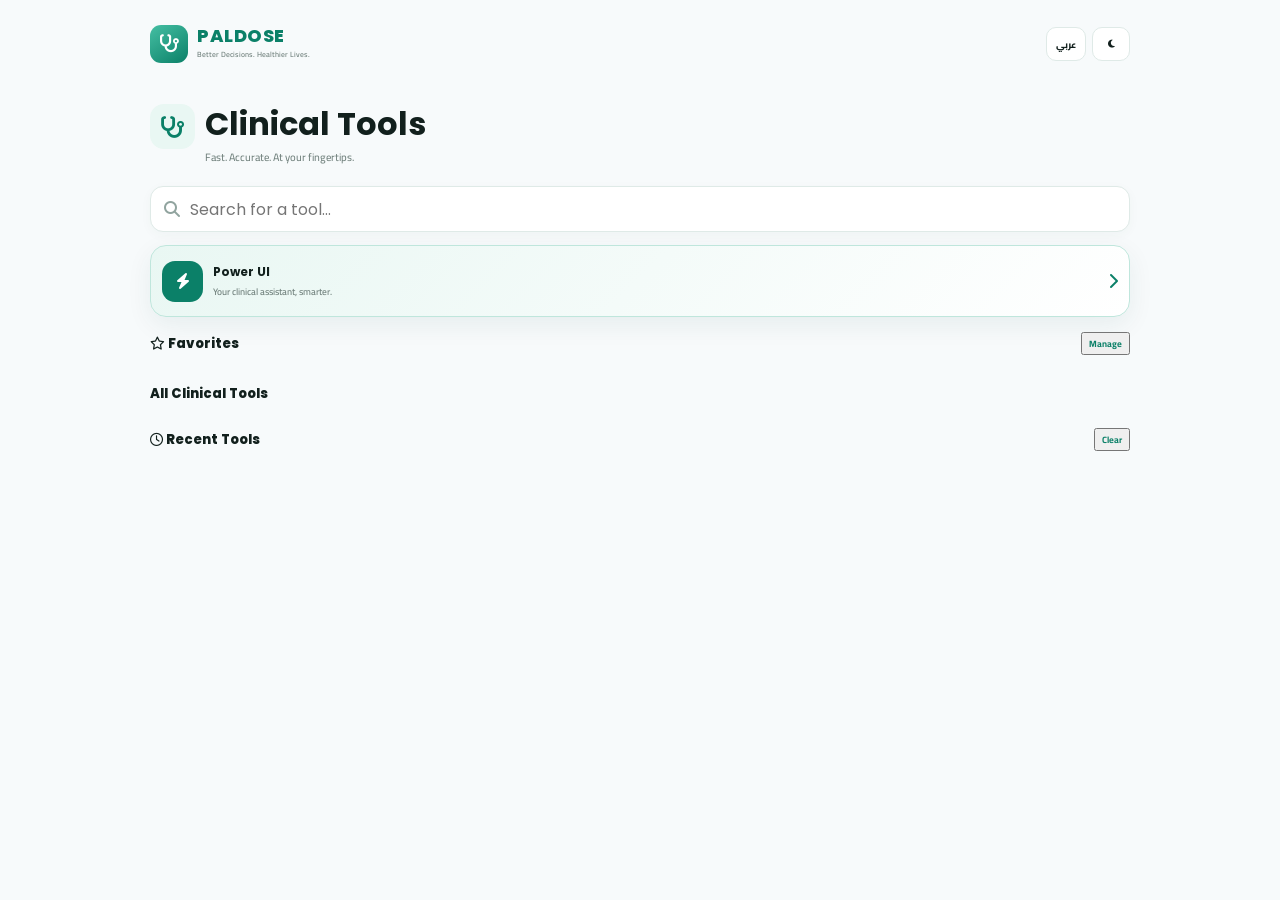
<file: index(6)_PALDOSE_Clinical_Tools_Design_Matched.html>
<!DOCTYPE html>
<html lang="en" dir="ltr">
<head>
<meta charset="UTF-8">
<meta name="viewport" content="width=device-width,initial-scale=1,viewport-fit=cover">
<meta name="theme-color" content="#0b8068">
<title>PALDOSE — Clinical Tools</title>
<link rel="preconnect" href="https://fonts.googleapis.com">
<link rel="preconnect" href="https://fonts.gstatic.com" crossorigin>
<link href="https://fonts.googleapis.com/css2?family=Cairo:wght@400;500;600;700;800&family=Poppins:wght@400;500;600;700;800&display=swap" rel="stylesheet">
<link rel="stylesheet" href="https://cdnjs.cloudflare.com/ajax/libs/font-awesome/6.7.2/css/all.min.css">
<style>
:root{--bg:#f7fafb;--surface:#fff;--surface2:#f3f8f6;--text:#12201d;--muted:#70807c;--line:#dfeae7;--brand:#0b8068;--brand2:#149b7e;--brandSoft:#e9f7f3;--shadow:0 8px 26px rgba(20,75,65,.07);--nav:rgba(255,255,255,.94);--blue:#3979d8;--blueSoft:#eef5ff;--rose:#d94d65;--roseSoft:#fff0f3;--purple:#7456d8;--purpleSoft:#f3efff;--orange:#d98235;--orangeSoft:#fff5e9;--teal:#249f9a;--tealSoft:#e9f8f7;--violet:#7354d9;--violetSoft:#f3efff}
html.dark{--bg:#07151a;--surface:#0e2229;--surface2:#132b33;--text:#ecf8f5;--muted:#93aaa5;--line:#23414a;--brand:#52c9ad;--brand2:#70dbc2;--brandSoft:#103b35;--shadow:0 12px 34px rgba(0,0,0,.28);--nav:rgba(10,28,34,.94);--blueSoft:#102d4f;--roseSoft:#3b1721;--purpleSoft:#271b4b;--orangeSoft:#3a2717;--tealSoft:#123a3a;--violetSoft:#271d48}
*{box-sizing:border-box}html,body{margin:0;min-height:100%;background:var(--bg);color:var(--text);font-family:Poppins,Cairo,system-ui,sans-serif}body{padding-bottom:82px}button,input{font:inherit}button{cursor:pointer}a{text-decoration:none;color:inherit}
.shell{width:min(980px,calc(100% - 28px));margin:auto}.topbar{padding-top:max(8px,env(safe-area-inset-top));background:var(--bg)}.topbar-inner{height:58px;display:flex;align-items:center;justify-content:space-between}.brand{display:flex;align-items:center;gap:9px}.brand-mark{width:38px;height:38px;border-radius:11px;background:linear-gradient(145deg,#45bfa3,#0b8068);color:#fff;display:grid;place-items:center;font-size:18px}.brand-name{display:block;font:800 1.12rem Poppins,sans-serif;letter-spacing:.03em;color:var(--brand);line-height:1}.brand-sub{display:block;font:600 .47rem Cairo,sans-serif;color:var(--muted);margin-top:3px}.top-actions{display:flex;gap:6px}.pill{height:34px;border:1px solid var(--line);background:var(--surface);color:var(--text);border-radius:10px;padding:0 9px;font-size:.57rem;font-weight:800}.theme-toggle{width:38px;padding:0}
.hero{padding:15px 0 10px}.hero-title{display:flex;gap:10px}.hero-icon{width:45px;height:45px;flex:0 0 45px;border-radius:14px;background:var(--brandSoft);color:var(--brand);display:grid;place-items:center;font-size:22px}.hero h1{font-size:1.45rem;line-height:1.2;margin:1px 0 4px}.hero p{margin:0;color:var(--muted);font:500 .67rem Cairo,sans-serif}.search-wrap{position:relative;margin:9px 0 13px}.search-wrap i{position:absolute;left:14px;top:50%;transform:translateY(-50%);color:#91a49f}.search{width:100%;height:46px;border:1px solid var(--line);background:var(--surface);color:var(--text);border-radius:13px;padding:0 13px 0 39px;outline:0;box-shadow:0 3px 12px rgba(20,75,65,.035)}
.power{width:100%;min-height:72px;border:1px solid #bfe6dc;background:linear-gradient(135deg,var(--brandSoft),var(--surface));border-radius:16px;padding:11px;display:flex;align-items:center;gap:10px;color:var(--text);text-align:left;box-shadow:var(--shadow)}.power-icon{width:41px;height:41px;flex:0 0 41px;border-radius:13px;background:var(--brand);color:#fff;display:grid;place-items:center}.power-copy{min-width:0;flex:1}.power-copy strong{display:block;font-size:.75rem}.power-copy span{display:block;color:var(--muted);font:600 .59rem Cairo,sans-serif;margin-top:2px}.chev{color:var(--brand)}
.section-head{display:flex;align-items:center;justify-content:space-between;margin:15px 0 9px}.section-head h2{font-size:.82rem;margin:0;font-weight:800}.section-head small,.manage{font:700 .57rem Cairo,sans-serif;color:var(--brand)}
.fav-strip{display:flex;gap:8px;overflow:auto;scrollbar-width:none;padding:1px 0 4px}.fav-strip::-webkit-scrollbar{display:none}.fav-chip{min-width:91px;max-width:105px;height:78px;border:1px solid var(--line);background:var(--surface);border-radius:13px;padding:8px 5px;display:flex;flex-direction:column;align-items:center;justify-content:center;gap:4px;color:var(--text)}.fav-chip i{color:var(--brand);font-size:.95rem}.fav-chip span{font-size:.5rem;line-height:1.2;text-align:center;font-weight:800}.fav-chip em{font:500 .42rem Cairo,sans-serif;color:var(--muted);font-style:normal;max-width:90px;white-space:nowrap;overflow:hidden;text-overflow:ellipsis}.empty-fav{border:1px dashed var(--line);background:var(--surface);border-radius:13px;padding:12px;text-align:center;color:var(--muted);font:600 .58rem Cairo,sans-serif;width:100%}
.category-list{display:flex;flex-direction:column;gap:8px}.category{width:100%;min-height:69px;border:1px solid var(--line);border-radius:15px;background:var(--surface);display:flex;align-items:center;gap:10px;padding:10px 11px;color:var(--text);text-align:left;box-shadow:0 4px 14px rgba(20,75,65,.035)}.cat-icon{width:43px;height:43px;flex:0 0 43px;border-radius:13px;display:grid;place-items:center;font-size:18px}.cat-copy{flex:1;min-width:0}.cat-copy strong{display:block;font-size:.68rem}.cat-copy span{display:block;color:var(--muted);font:600 .52rem Cairo,sans-serif;margin-top:2px}.cat-count{color:var(--muted);font-size:.5rem;font-weight:800}.category.blue .cat-icon{background:var(--blueSoft);color:var(--blue)}.category.green .cat-icon{background:var(--brandSoft);color:var(--brand)}.category.rose .cat-icon{background:var(--roseSoft);color:var(--rose)}.category.purple .cat-icon{background:var(--purpleSoft);color:var(--purple)}.category.orange .cat-icon{background:var(--orangeSoft);color:var(--orange)}.category.teal .cat-icon{background:var(--tealSoft);color:var(--teal)}.category.violet .cat-icon{background:var(--violetSoft);color:var(--violet)}
.recent-list,.tool-list{display:flex;flex-direction:column;gap:6px}.recent-row{display:flex;align-items:center;gap:8px;padding:7px 9px;border:1px solid var(--line);background:var(--surface);border-radius:12px;color:var(--text);text-align:left}.recent-row .tool-icon{width:32px;height:32px;flex-basis:32px}.recent-copy{flex:1;min-width:0}.recent-copy strong{display:block;font-size:.59rem}.recent-copy span{display:block;color:var(--muted);font:500 .45rem Cairo,sans-serif}
.tool-view{display:none}.tool-view.active{display:block}.category-page-head{display:flex;align-items:center;gap:9px;margin:12px 0}.back{width:36px;height:36px;border:1px solid var(--line);background:var(--surface);border-radius:10px;color:var(--text)}.page-icon{width:42px;height:42px;border-radius:12px;background:var(--brandSoft);color:var(--brand);display:grid;place-items:center}.page-title strong{display:block;font-size:.82rem}.page-title span{display:block;font:600 .53rem Cairo,sans-serif;color:var(--muted);margin-top:2px}
.tool-row{display:flex;align-items:stretch;min-height:67px;background:var(--surface);border:1px solid var(--line);border-radius:14px;overflow:hidden;box-shadow:0 3px 12px rgba(20,75,65,.035)}.tool-main{border:0;background:transparent;color:inherit;display:flex;align-items:center;gap:9px;flex:1;min-width:0;text-align:left;padding:8px 10px}.tool-icon{width:37px;height:37px;flex:0 0 37px;border-radius:11px;background:var(--brandSoft);color:var(--brand);display:grid;place-items:center;font-size:.86rem}.tool-copy{min-width:0;flex:1}.tool-name{display:block;font-size:.66rem;font-weight:800;white-space:nowrap;overflow:hidden;text-overflow:ellipsis}.tool-desc{display:block;color:var(--muted);font:500 .51rem Cairo,sans-serif;line-height:1.4;white-space:nowrap;overflow:hidden;text-overflow:ellipsis}.tool-cat{display:block;color:var(--brand);font:700 .45rem Cairo,sans-serif;margin-top:2px}.tool-fav{width:38px;flex:0 0 38px;border:0;border-left:1px solid var(--line);background:transparent;color:#9baaa6}.tool-fav.is-fav{color:#e1aa14;background:#fffaf0}.tool-arrow{width:23px;color:#9aaba7;display:grid;place-items:center;font-size:.57rem}
.bottom-nav{position:fixed;z-index:60;left:0;right:0;bottom:0;padding:7px 10px max(8px,env(safe-area-inset-bottom));background:var(--nav);backdrop-filter:blur(15px);border-top:1px solid var(--line)}.nav-inner{width:min(600px,100%);margin:auto;display:grid;grid-template-columns:repeat(5,1fr)}.nav-btn{border:0;background:transparent;color:#8a9b96;min-height:49px;border-radius:11px;display:flex;flex-direction:column;align-items:center;justify-content:center;gap:3px;font-size:.46rem;font-weight:700}.nav-btn i{font-size:.86rem}.nav-btn.active{color:var(--brand)}.nav-btn.active i{background:var(--brand);color:#fff;width:30px;height:24px;border-radius:9px;display:grid;place-items:center}
.modal{position:fixed;inset:0;z-index:80;background:rgba(1,12,15,.62);backdrop-filter:blur(8px);display:none;align-items:flex-end}.modal.open{display:flex}.sheet{width:100%;max-height:92dvh;background:var(--surface);border-radius:22px 22px 0 0;overflow:auto;padding-bottom:max(14px,env(safe-area-inset-bottom));box-shadow:0 -20px 70px rgba(0,0,0,.25)}.sheet-head{position:sticky;top:0;z-index:2;display:flex;align-items:center;justify-content:space-between;padding:14px 16px;border-bottom:1px solid var(--line);background:var(--surface)}.sheet-title{display:flex;align-items:center;gap:9px}.sheet-title .page-icon{width:38px;height:38px}.sheet-title strong{display:block;font-size:.75rem}.sheet-title span{display:block;font:600 .5rem Cairo,sans-serif;color:var(--muted)}.close{width:35px;height:35px;border:1px solid var(--line);border-radius:10px;background:var(--surface2);color:var(--text)}.sheet-body{padding:15px}.form-grid{display:grid;grid-template-columns:1fr 1fr;gap:9px}.field label{display:block;font-size:.54rem;font-weight:800;margin-bottom:4px}.field input{width:100%;height:40px;border:1px solid var(--line);border-radius:9px;background:var(--surface);color:var(--text);padding:0 9px;outline:0}.action{display:flex;gap:7px;margin-top:11px}.primary,.secondary{height:38px;border-radius:10px;padding:0 13px;font-size:.59rem;font-weight:800}.primary{border:0;background:var(--brand);color:#fff;flex:1}.secondary{border:1px solid var(--line);background:var(--surface2);color:var(--text)}.preview{margin-top:11px;padding:11px;border-radius:12px;background:var(--brandSoft);border:1px solid #bfe6dc}.preview strong{font-size:.61rem}.preview p{margin:4px 0 0;color:var(--muted);font:500 .53rem Cairo,sans-serif;line-height:1.65}.power-grid{display:grid;grid-template-columns:repeat(2,1fr);gap:8px;margin-top:12px}.quick{min-height:72px;border:1px solid var(--line);background:var(--surface2);border-radius:12px;padding:9px 7px;display:flex;flex-direction:column;align-items:center;justify-content:center;gap:5px;color:var(--text);font-size:.53rem;font-weight:800}.quick i{color:var(--brand);font-size:.9rem}
html[dir=rtl] body{font-family:Cairo,Poppins,sans-serif}html[dir=rtl] .search-wrap i{left:auto;right:14px}html[dir=rtl] .search{padding-left:13px;padding-right:39px}html[dir=rtl] .tool-main,html[dir=rtl] .power,html[dir=rtl] .category,html[dir=rtl] .recent-row{text-align:right}html[dir=rtl] .tool-fav{border-left:0;border-right:1px solid var(--line)}html[dir=rtl] .tool-arrow i,html[dir=rtl] .chev i{transform:rotate(180deg)}
@media(min-width:700px){body{padding-bottom:30px}.shell{width:min(980px,calc(100% - 48px))}.topbar-inner{height:72px}.hero{padding-top:24px}.hero h1{font-size:2rem}.category-list{display:grid;grid-template-columns:1fr 1fr;gap:10px}.bottom-nav{display:none}.form-grid{grid-template-columns:repeat(3,1fr)}.modal{align-items:center;padding:20px}.sheet{width:min(760px,100%);border-radius:22px;max-height:90dvh}}
@media(max-width:430px){.brand-sub{display:none}.hero{padding-top:11px}.power{min-height:68px}.fav-chip{min-width:83px}.tool-name{font-size:.63rem}.tool-desc{font-size:.48rem}}
</style>
</head>
<body>
<header class="topbar"><div class="shell topbar-inner">
<a class="brand" href="#" onclick="goHome();return false"><span class="brand-mark"><i class="fa-solid fa-stethoscope"></i></span><span><span class="brand-name">PALDOSE</span><span class="brand-sub" data-en="Better Decisions. Healthier Lives." data-ar="قرارات أفضل. حياة أكثر صحة.">Better Decisions. Healthier Lives.</span></span></a>
<div class="top-actions"><button class="pill" id="langBtn" onclick="toggleLang()">عربي</button><button class="pill theme-toggle" onclick="toggleTheme()"><i id="themeIcon" class="fa-solid fa-moon"></i></button></div>
</div></header>

<main class="shell">
<section id="homeView" class="tool-view active">
<div class="hero"><div class="hero-title"><div class="hero-icon"><i class="fa-solid fa-stethoscope"></i></div><div><h1 data-en="Clinical Tools" data-ar="الأدوات السريرية">Clinical Tools</h1><p data-en="Fast. Accurate. At your fingertips." data-ar="سريعة. واضحة. بين يديك.">Fast. Accurate. At your fingertips.</p></div></div></div>
<div class="search-wrap"><i class="fa-solid fa-magnifying-glass"></i><input id="search" class="search" type="search" placeholder="Search for a tool..." oninput="renderHome()"></div>
<button class="power" onclick="openPower()"><span class="power-icon"><i class="fa-solid fa-bolt"></i></span><span class="power-copy"><strong>Power UI</strong><span data-en="Your clinical assistant, smarter." data-ar="مساعدك السريري، بطريقة أذكى.">Your clinical assistant, smarter.</span></span><span class="chev"><i class="fa-solid fa-chevron-right"></i></span></button>

<section><div class="section-head"><h2><i class="fa-regular fa-star"></i> <span data-en="Favorites" data-ar="المفضلة">Favorites</span></h2><button class="manage" onclick="showFavorites()" data-en="Manage" data-ar="إدارة">Manage</button></div><div id="favoritesStrip" class="fav-strip"></div></section>
<section><div class="section-head"><h2 data-en="All Clinical Tools" data-ar="كل الأدوات السريرية">All Clinical Tools</h2><small id="toolCount"></small></div><div id="categoryList" class="category-list"></div></section>
<section id="recentSection"><div class="section-head"><h2><i class="fa-regular fa-clock"></i> <span data-en="Recent Tools" data-ar="الأدوات الأخيرة">Recent Tools</span></h2><button class="manage" onclick="clearRecent()" data-en="Clear" data-ar="مسح">Clear</button></div><div id="recentList" class="recent-list"></div></section>
</section>

<section id="categoryView" class="tool-view">
<div class="category-page-head"><button class="back" onclick="goHome()"><i class="fa-solid fa-arrow-left"></i></button><div class="page-icon" id="catIcon"></div><div class="page-title"><strong id="catTitle"></strong><span id="catSub"></span></div></div>
<div class="search-wrap"><i class="fa-solid fa-magnifying-glass"></i><input id="catSearch" class="search" type="search" placeholder="Search..." oninput="renderCategory()"></div>
<div id="categoryTools" class="tool-list"></div>
</section>
</main>

<nav class="bottom-nav"><div class="nav-inner">
<button class="nav-btn" onclick="goHome()"><i class="fa-solid fa-house"></i><span data-en="Home" data-ar="الرئيسية">Home</span></button>
<button class="nav-btn" onclick="focusSearch()"><i class="fa-solid fa-magnifying-glass"></i><span data-en="Search" data-ar="بحث">Search</span></button>
<button class="nav-btn active" onclick="goHome()"><i class="fa-solid fa-stethoscope"></i><span data-en="Clinical Tools" data-ar="الأدوات">Clinical Tools</span></button>
<button class="nav-btn" onclick="showFavorites()"><i class="fa-regular fa-bookmark"></i><span data-en="Saved" data-ar="المحفوظة">Saved</span></button>
<button class="nav-btn" onclick="openPower()"><i class="fa-solid fa-ellipsis"></i><span data-en="More" data-ar="المزيد">More</span></button>
</div></nav>

<div class="modal" id="modal" onclick="if(event.target===this)closeModal()"><section class="sheet"><header class="sheet-head"><div class="sheet-title"><div class="page-icon" id="mIcon"><i class="fa-solid fa-calculator"></i></div><div><strong id="mTitle">Tool</strong><span id="mSub">Frontend preview</span></div></div><button class="close" onclick="closeModal()"><i class="fa-solid fa-xmark"></i></button></header><div class="sheet-body" id="mBody"></div></section></div>

<script>
const tools=[{"id": "chads", "cat": "scores", "icon": "fa-heart-pulse", "en": "CHA₂DS₂-VASc", "ar": "CHA₂DS₂-VASc", "descEn": "Stroke risk stratification in atrial fibrillation.", "descAr": "تقدير خطر السكتة الدماغية في الرجفان الأذيني."}, {"id": "hasbled", "cat": "scores", "icon": "fa-droplet", "en": "HAS-BLED", "ar": "HAS-BLED", "descEn": "Bleeding risk assessment for anticoagulation.", "descAr": "تقدير خطر النزف لدى مرضى مضادات التخثر."}, {"id": "wellspe", "cat": "scores", "icon": "fa-lungs", "en": "Wells — Pulmonary Embolism", "ar": "Wells — الانصمام الرئوي", "descEn": "Clinical pre-test probability for PE.", "descAr": "الاحتمال السريري المسبق للانصمام الرئوي."}, {"id": "wellsdvt", "cat": "scores", "icon": "fa-person-walking", "en": "Wells — DVT", "ar": "Wells — الخثار الوريدي العميق", "descEn": "Clinical probability of deep vein thrombosis.", "descAr": "تقدير احتمال الخثار الوريدي العميق."}, {"id": "curb65", "cat": "scores", "icon": "fa-lungs-virus", "en": "CURB-65", "ar": "CURB-65", "descEn": "Severity assessment in community-acquired pneumonia.", "descAr": "تقييم شدة ذات الرئة المكتسبة من المجتمع."}, {"id": "qsofa", "cat": "scores", "icon": "fa-triangle-exclamation", "en": "qSOFA", "ar": "qSOFA", "descEn": "Bedside organ dysfunction risk screen.", "descAr": "أداة سريرية سريعة لخطر اختلال الأعضاء."}, {"id": "sofa", "cat": "scores", "icon": "fa-bed-pulse", "en": "SOFA", "ar": "SOFA", "descEn": "Sequential organ failure assessment.", "descAr": "تقييم تسلسلي لاختلال وظائف الأعضاء."}, {"id": "news2", "cat": "scores", "icon": "fa-wave-square", "en": "NEWS2", "ar": "NEWS2", "descEn": "Acute illness physiological deterioration score.", "descAr": "تقييم التدهور الفسيولوجي في المرض الحاد."}, {"id": "gcs", "cat": "scores", "icon": "fa-brain", "en": "Glasgow Coma Scale", "ar": "مقياس غلاسكو للغيبوبة", "descEn": "Eye, verbal and motor response assessment.", "descAr": "تقييم الاستجابة العينية واللفظية والحركية."}, {"id": "nihss", "cat": "scores", "icon": "fa-brain", "en": "NIHSS", "ar": "NIHSS", "descEn": "Neurological deficit assessment in stroke.", "descAr": "تقييم العجز العصبي في السكتة الدماغية."}, {"id": "heart", "cat": "scores", "icon": "fa-heart", "en": "HEART Score", "ar": "HEART Score", "descEn": "Risk stratification for chest pain.", "descAr": "تقدير الخطورة لدى مرضى ألم الصدر."}, {"id": "timi", "cat": "scores", "icon": "fa-heart-circle-bolt", "en": "TIMI Score", "ar": "TIMI Score", "descEn": "Risk score for acute coronary syndromes.", "descAr": "تقدير الخطورة في المتلازمات التاجية الحادة."}, {"id": "grace", "cat": "scores", "icon": "fa-chart-line", "en": "GRACE Score", "ar": "GRACE Score", "descEn": "Risk assessment in acute coronary syndromes.", "descAr": "تقدير الخطورة في المتلازمات التاجية الحادة."}, {"id": "centor", "cat": "scores", "icon": "fa-head-side-cough", "en": "Centor / McIsaac", "ar": "Centor / McIsaac", "descEn": "Streptococcal pharyngitis clinical score.", "descAr": "تقييم احتمال التهاب البلعوم بالعقديات."}, {"id": "perc", "cat": "scores", "icon": "fa-filter-circle-dollar", "en": "PERC Rule", "ar": "قاعدة PERC", "descEn": "Pulmonary embolism rule-out criteria.", "descAr": "معايير استبعاد الانصمام الرئوي لدى المرضى منخفضي الخطورة."}, {"id": "cockcroft", "cat": "dosing", "icon": "fa-kidneys", "en": "Cockcroft–Gault", "ar": "Cockcroft–Gault", "descEn": "Estimated creatinine clearance for dosing support.", "descAr": "تقدير تصفية الكرياتينين لدعم الجرعات."}, {"id": "egfr", "cat": "dosing", "icon": "fa-kidneys", "en": "eGFR", "ar": "eGFR", "descEn": "Estimated glomerular filtration rate.", "descAr": "معدل الترشيح الكبيبي المقدر."}, {"id": "bsa", "cat": "dosing", "icon": "fa-ruler-combined", "en": "Body Surface Area", "ar": "مساحة سطح الجسم BSA", "descEn": "Body surface area calculation.", "descAr": "حساب مساحة سطح الجسم."}, {"id": "bmi", "cat": "dosing", "icon": "fa-weight-scale", "en": "BMI", "ar": "مؤشر كتلة الجسم BMI", "descEn": "Body mass index.", "descAr": "مؤشر كتلة الجسم."}, {"id": "ibw", "cat": "dosing", "icon": "fa-person", "en": "Ideal Body Weight", "ar": "الوزن المثالي IBW", "descEn": "Ideal body weight estimation.", "descAr": "تقدير الوزن المثالي."}, {"id": "adjbw", "cat": "dosing", "icon": "fa-person-circle-plus", "en": "Adjusted Body Weight", "ar": "الوزن المعدل AdjBW", "descEn": "Adjusted body weight for selected dosing contexts.", "descAr": "حساب الوزن المعدل لبعض سياقات الجرعات."}, {"id": "peddose", "cat": "dosing", "icon": "fa-child", "en": "Pediatric Dose", "ar": "جرعات الأطفال", "descEn": "Weight-based pediatric dosing interface.", "descAr": "واجهة جرعات الأطفال حسب الوزن."}, {"id": "weightdose", "cat": "dosing", "icon": "fa-prescription-bottle-medical", "en": "Weight-Based Dosing", "ar": "الجرعة حسب الوزن", "descEn": "mg/kg and mg/kg/day dosing helper.", "descAr": "مساعد حساب mg/kg و mg/kg/day."}, {"id": "infusion", "cat": "dosing", "icon": "fa-droplet", "en": "IV Infusion / Drip Rate", "ar": "معدل التسريب الوريدي", "descEn": "Infusion rate and drip calculation.", "descAr": "حساب معدل التسريب وقطرات المحلول."}, {"id": "doseconvert", "cat": "dosing", "icon": "fa-right-left", "en": "Dose / Unit Converter", "ar": "تحويل الجرعات والوحدات", "descEn": "Medication dose and unit conversion interface.", "descAr": "واجهة لتحويل الجرعات والوحدات."}, {"id": "renaldose", "cat": "dosing", "icon": "fa-prescription-bottle", "en": "Renal Dose Adjustment", "ar": "تعديل الجرعة الكلوية", "descEn": "Renal dosing decision-support placeholder.", "descAr": "واجهة لدعم تعديل الجرعات حسب وظائف الكلى."}, {"id": "shock", "cat": "cardio", "icon": "fa-heart-pulse", "en": "Shock Index", "ar": "Shock Index", "descEn": "Heart rate to systolic blood pressure ratio.", "descAr": "نسبة معدل القلب إلى ضغط الدم الانقباضي."}, {"id": "map", "cat": "cardio", "icon": "fa-gauge-high", "en": "Mean Arterial Pressure", "ar": "متوسط الضغط الشرياني MAP", "descEn": "Mean arterial pressure.", "descAr": "حساب متوسط الضغط الشرياني."}, {"id": "pp", "cat": "acute", "icon": "fa-arrows-left-right-to-line", "en": "Pulse Pressure", "ar": "ضغط النبض", "descEn": "Systolic minus diastolic pressure.", "descAr": "الفرق بين الضغط الانقباضي والانبساطي."}, {"id": "qtc", "cat": "cardio", "icon": "fa-wave-square", "en": "QTc", "ar": "QTc", "descEn": "Corrected QT interval interface.", "descAr": "واجهة لحساب QT المصحح."}, {"id": "corrna", "cat": "acute", "icon": "fa-flask", "en": "Corrected Sodium", "ar": "الصوديوم المصحح", "descEn": "Corrected sodium calculation.", "descAr": "حساب الصوديوم المصحح."}, {"id": "corr ca", "cat": "acute", "icon": "fa-flask", "en": "Corrected Calcium", "ar": "الكالسيوم المصحح", "descEn": "Albumin-adjusted calcium placeholder.", "descAr": "حساب الكالسيوم المصحح حسب الألبومين."}, {"id": "anion", "cat": "acute", "icon": "fa-vial", "en": "Anion Gap", "ar": "الفجوة الأيونية Anion Gap", "descEn": "Anion gap calculation.", "descAr": "حساب الفجوة الأيونية."}, {"id": "deltagap", "cat": "acute", "icon": "fa-chart-simple", "en": "Delta Gap / Delta Ratio", "ar": "Delta Gap / Delta Ratio", "descEn": "Acid-base gap comparison interface.", "descAr": "واجهة مقارنة الفجوات في اضطرابات الحمض والقاعدة."}, {"id": "osmol", "cat": "acute", "icon": "fa-water", "en": "Serum Osmolality", "ar": "أسمولالية المصل", "descEn": "Calculated serum osmolality.", "descAr": "حساب أسمولالية المصل."}, {"id": "osmgap", "cat": "acute", "icon": "fa-flask-vial", "en": "Osmolar Gap", "ar": "الفجوة الأسمولالية", "descEn": "Measured versus calculated osmolality.", "descAr": "مقارنة الأسمولالية المقاسة والمحسوبة."}, {"id": "aagrad", "cat": "acute", "icon": "fa-lungs", "en": "A–a Gradient", "ar": "A–a Gradient", "descEn": "Alveolar–arterial oxygen gradient interface.", "descAr": "واجهة حساب التدرج السنخي الشرياني للأكسجين."}, {"id": "abg", "cat": "acute", "icon": "fa-lungs", "en": "ABG Analyzer", "ar": "محلل غازات الدم ABG", "descEn": "Acid-base and blood gas analysis interface.", "descAr": "واجهة تحليل غازات الدم واضطرابات الحمض والقاعدة."}, {"id": "pf", "cat": "acute", "icon": "fa-lungs", "en": "P/F Ratio", "ar": "نسبة P/F", "descEn": "PaO₂ / FiO₂ ratio interface.", "descAr": "واجهة حساب نسبة PaO₂ إلى FiO₂."}, {"id": "fluiddef", "cat": "acute", "icon": "fa-glass-water", "en": "Fluid Deficit", "ar": "عجز السوائل", "descEn": "Fluid deficit estimation interface.", "descAr": "واجهة تقدير عجز السوائل."}, {"id": "buncr", "cat": "labs", "icon": "fa-vials", "en": "BUN / Creatinine Ratio", "ar": "نسبة BUN / Creatinine", "descEn": "BUN to creatinine ratio.", "descAr": "نسبة اليوريا إلى الكرياتينين."}, {"id": "anc", "cat": "labs", "icon": "fa-droplet", "en": "Absolute Neutrophil Count", "ar": "العدد المطلق للعدلات ANC", "descEn": "ANC calculation interface.", "descAr": "واجهة حساب العدد المطلق للعدلات."}, {"id": "corrwbc", "cat": "labs", "icon": "fa-vial-circle-check", "en": "Corrected WBC", "ar": "WBC المصحح", "descEn": "Corrected white-cell count interface.", "descAr": "واجهة حساب تعداد كريات الدم البيضاء المصحح."}, {"id": "retic", "cat": "labs", "icon": "fa-chart-column", "en": "Reticulocyte Count", "ar": "عدد الخلايا الشبكية", "descEn": "Reticulocyte response interface.", "descAr": "واجهة حساب الخلايا الشبكية والاستجابة."}, {"id": "mgkg", "cat": "peds", "icon": "fa-child-reaching", "en": "mg/kg Dose", "ar": "جرعة mg/kg", "descEn": "Pediatric weight-based dose interface.", "descAr": "واجهة جرعات الأطفال حسب الوزن."}, {"id": "mgkgday", "cat": "peds", "icon": "fa-calendar-day", "en": "mg/kg/day", "ar": "جرعة mg/kg/day", "descEn": "Daily pediatric dose distribution.", "descAr": "توزيع الجرعة اليومية للأطفال."}, {"id": "maxdose", "cat": "peds", "icon": "fa-arrow-up-right-dots", "en": "Maximum Dose", "ar": "الجرعة القصوى", "descEn": "Maximum-dose guardrail interface.", "descAr": "واجهة للتحقق من الحد الأقصى للجرعة."}, {"id": "maintenance", "cat": "peds", "icon": "fa-droplet", "en": "Maintenance Fluids", "ar": "سوائل الصيانة", "descEn": "Pediatric maintenance fluid interface.", "descAr": "واجهة حساب سوائل الصيانة للأطفال."}, {"id": "holliday", "cat": "peds", "icon": "fa-calculator", "en": "Holliday–Segar", "ar": "Holliday–Segar", "descEn": "4–2–1 maintenance fluid method interface.", "descAr": "واجهة طريقة 4–2–1 لسوائل الصيانة."}, {"id": "pedsbsa", "cat": "peds", "icon": "fa-ruler-combined", "en": "Pediatric BSA", "ar": "BSA للأطفال", "descEn": "Pediatric body surface area interface.", "descAr": "واجهة مساحة سطح الجسم للأطفال."}, {"id": "pedsgrf", "cat": "peds", "icon": "fa-kidneys", "en": "Pediatric GFR", "ar": "GFR للأطفال", "descEn": "Pediatric renal function estimation interface.", "descAr": "واجهة تقدير وظائف الكلى لدى الأطفال."}, {"id": "dehydration", "cat": "peds", "icon": "fa-droplet", "en": "Dehydration", "ar": "الجفاف عند الأطفال", "descEn": "Dehydration assessment interface.", "descAr": "واجهة تقييم الجفاف."}, {"id": "fever", "cat": "peds", "icon": "fa-temperature-high", "en": "Pediatric Fever", "ar": "حرارة الأطفال", "descEn": "Temperature and fever assessment interface.", "descAr": "واجهة تقييم الحرارة والحمى عند الأطفال."}, {"id": "ddi", "cat": "interaction", "icon": "fa-link", "en": "Drug Interaction Checker", "ar": "فاحص التداخلات الدوائية", "descEn": "Check two medicines for potential interactions.", "descAr": "فحص التداخل المحتمل بين دواءين."}];
const cats=[{"id": "scores", "en": "Clinical Scores", "ar": "الدرجات السريرية", "icon": "fa-chart-line", "tone": "blue"}, {"id": "dosing", "en": "Medication & Dosing", "ar": "الأدوية والجرعات", "icon": "fa-pills", "tone": "green"}, {"id": "acute", "en": "Emergency / Acute", "ar": "الطوارئ والحالات الحادة", "icon": "fa-truck-medical", "tone": "rose"}, {"id": "labs", "en": "Laboratory", "ar": "المختبر", "icon": "fa-flask", "tone": "purple"}, {"id": "cardio", "en": "Cardiology", "ar": "أمراض القلب", "icon": "fa-heart-pulse", "tone": "orange"}, {"id": "peds", "en": "Pediatrics", "ar": "طب الأطفال", "icon": "fa-child-reaching", "tone": "teal"}, {"id": "interaction", "en": "Drug Interaction", "ar": "التداخلات الدوائية", "icon": "fa-link", "tone": "violet"}];
let lang=localStorage.getItem('paldose-lang')||'en';
let favorites=JSON.parse(localStorage.getItem('paldose-clinical-favorites')||'[]').filter(id=>tools.some(t=>t.id===id));
let recent=JSON.parse(localStorage.getItem('paldose-clinical-recent')||'[]').filter(id=>tools.some(t=>t.id===id));
let activeCat=null;
function C(id){return cats.find(x=>x.id===id)||cats[0]}
function name(t){return lang==='ar'?t.ar:t.en}
function desc(t){return lang==='ar'?t.descAr:t.descEn}
function cname(id){let c=C(id);return lang==='ar'?c.ar:c.en}
function save(){localStorage.setItem('paldose-clinical-favorites',JSON.stringify(favorites));localStorage.setItem('paldose-clinical-recent',JSON.stringify(recent))}
function toggleFavorite(id){favorites=favorites.includes(id)?favorites.filter(x=>x!==id):[id,...favorites];save();renderHome();if(activeCat)renderCategory()}
function addRecent(id){recent=[id,...recent.filter(x=>x!==id)].slice(0,5);save()}
function clearRecent(){recent=[];save();renderHome()}
function toolRow(t){let f=favorites.includes(t.id);return `<article class="tool-row"><button class="tool-main" onclick="openTool('${t.id}')"><span class="tool-icon"><i class="fa-solid ${t.icon}"></i></span><span class="tool-copy"><span class="tool-name">${name(t)}</span><span class="tool-desc">${desc(t)}</span><span class="tool-cat">${cname(t.cat)}</span></span><span class="tool-arrow"><i class="fa-solid fa-chevron-right"></i></span></button><button class="tool-fav ${f?'is-fav':''}" onclick="event.stopPropagation();toggleFavorite('${t.id}')"><i class="${f?'fa-solid':'fa-regular'} fa-star"></i></button></article>`}
function renderHome(){
 let q=document.getElementById('search').value.toLowerCase().trim();
 document.getElementById('toolCount').textContent=lang==='ar'?tools.length+' أداة':tools.length+' tools';
 document.getElementById('categoryList').innerHTML=cats.map(c=>{let n=tools.filter(t=>t.cat===c.id).length;return `<button class="category ${c.tone}" onclick="openCategory('${c.id}')"><span class="cat-icon"><i class="fa-solid ${c.icon}"></i></span><span class="cat-copy"><strong>${lang==='ar'?c.ar:c.en}</strong><span>${lang==='ar'?'أدوات سريرية':'Clinical tools'}</span></span><span class="cat-count">${n}</span><span class="chev"><i class="fa-solid fa-chevron-right"></i></span></button>`}).join('');
 let fav=favorites.map(id=>tools.find(t=>t.id===id)).filter(Boolean);
 document.getElementById('favoritesStrip').innerHTML=fav.length?fav.map(t=>`<button class="fav-chip" onclick="openTool('${t.id}')"><i class="fa-solid ${t.icon}"></i><span>${name(t)}</span><em>${cname(t.cat)}</em></button>`).join(''):`<div class="empty-fav">${lang==='ar'?'اضغط ⭐ بجانب أي أداة لتثبيتها هنا.':'Tap ⭐ beside any tool to pin it here.'}</div>`;
 let rr=recent.map(id=>tools.find(t=>t.id===id)).filter(Boolean);
 document.getElementById('recentSection').style.display=rr.length?'block':'none';
 document.getElementById('recentList').innerHTML=rr.map(t=>`<button class="recent-row" onclick="openTool('${t.id}')"><span class="tool-icon"><i class="fa-solid ${t.icon}"></i></span><span class="recent-copy"><strong>${name(t)}</strong><span>${cname(t.cat)}</span></span><span class="tool-arrow"><i class="fa-solid fa-chevron-right"></i></span></button>`).join('');
 if(q){let matches=tools.filter(t=>(t.en+' '+t.ar+' '+t.descEn+' '+t.descAr).toLowerCase().includes(q));document.getElementById('categoryList').innerHTML=matches.length?matches.map(toolRow).join(''):`<div class="empty-fav">${lang==='ar'?'لا توجد نتائج.':'No matching tools.'}</div>`}
}
function openCategory(id){activeCat=id;document.getElementById('homeView').classList.remove('active');document.getElementById('categoryView').classList.add('active');let c=C(id);document.getElementById('catTitle').textContent=lang==='ar'?c.ar:c.en;document.getElementById('catSub').textContent=lang==='ar'?tools.filter(t=>t.cat===id).length+' أدوات':tools.filter(t=>t.cat===id).length+' tools';document.getElementById('catIcon').innerHTML='<i class="fa-solid '+c.icon+'"></i>';document.getElementById('catSearch').value='';renderCategory()}
function renderCategory(){if(activeCat==='__favorites__')return renderFavoritePage();let q=document.getElementById('catSearch').value.toLowerCase().trim();let list=tools.filter(t=>t.cat===activeCat).filter(t=>(t.en+' '+t.ar+' '+t.descEn+' '+t.descAr).toLowerCase().includes(q));document.getElementById('categoryTools').innerHTML=list.map(toolRow).join('')||`<div class="empty-fav">${lang==='ar'?'لا توجد نتائج.':'No matching tools.'}</div>`}
function showFavorites(){activeCat='__favorites__';document.getElementById('homeView').classList.remove('active');document.getElementById('categoryView').classList.add('active');document.getElementById('catTitle').textContent=lang==='ar'?'المفضلة':'Favorites';document.getElementById('catSub').textContent=lang==='ar'?favorites.length+' أدوات مثبتة':favorites.length+' pinned tools';document.getElementById('catIcon').innerHTML='<i class="fa-solid fa-star"></i>';document.getElementById('catSearch').value='';renderFavoritePage()}
function renderFavoritePage(){let q=document.getElementById('catSearch').value.toLowerCase().trim();let list=favorites.map(id=>tools.find(t=>t.id===id)).filter(Boolean).filter(t=>(t.en+' '+t.ar+' '+t.descEn+' '+t.descAr).toLowerCase().includes(q));document.getElementById('categoryTools').innerHTML=list.map(toolRow).join('')||`<div class="empty-fav">${lang==='ar'?'لم تضف أي أداة للمفضلة بعد.':'No favorite tools yet.'}</div>`}
function openTool(id){let t=tools.find(x=>x.id===id);if(!t)return;addRecent(id);document.getElementById('mTitle').textContent=name(t);document.getElementById('mSub').textContent=lang==='ar'?'واجهة جاهزة للـBackend':'Backend-ready frontend shell';document.getElementById('mIcon').innerHTML='<i class="fa-solid '+t.icon+'"></i>';document.getElementById('mBody').innerHTML=id==='ddi'?ddiMarkup():genericMarkup(t);document.getElementById('modal').classList.add('open')}
function genericMarkup(t){let l=lang==='en';let fields=['Patient age|عمر المريض','Weight|الوزن','Height|الطول','Systolic BP|الضغط الانقباضي','Diastolic BP|الضغط الانبساطي','Heart rate|معدل القلب','Creatinine|الكرياتينين','Sodium|الصوديوم'];let n=['bmi','bsa','ibw','adjbw','map','shock','pp'].includes(t.id)?2:['chads','hasbled','heart','timi','grace'].includes(t.id)?6:['cockcroft','egfr','renaldose','pedsgrf'].includes(t.id)?5:['abg','winter','aagrad','pf','osmol','osmgap','anion','deltagap'].includes(t.id)?5:4;return `<div class="preview"><strong>${l?'Clinical Tool':'أداة سريرية'}</strong><p>${desc(t)}</p></div><div class="form-grid">${fields.slice(0,n).map(x=>{let a=x.split('|');return `<div class="field"><label>${l?a[0]:a[1]}</label><input placeholder="${l?'Enter value':'أدخل القيمة'}"></div>`}).join('')}</div><div class="action"><button class="primary"><i class="fa-solid fa-calculator"></i> ${l?'Calculate':'احسب'}</button><button class="secondary">${l?'Reset':'إعادة'}</button></div><div class="preview"><strong>${l?'Result preview':'معاينة النتيجة'}</strong><p>${l?'Frontend only — connect the calculation engine later.':'واجهة فقط — يمكن ربط محرك الحسابات لاحقاً.'}</p></div><div class="note">${l?'Verify units, inputs and clinical context before use.':'تحقق من الوحدات والمدخلات والسياق السريري قبل الاستخدام.'}</div>`}
function ddiMarkup(){let l=lang==='en';return `<div class="form-grid"><div class="field"><label>${l?'Drug 1':'الدواء الأول'}</label><input placeholder="${l?'e.g. Cataflam':'مثال: Cataflam'}"></div><div class="field"><label>${l?'Drug 2':'الدواء الثاني'}</label><input placeholder="${l?'e.g. Ibuprofen':'مثال: Ibuprofen'}"></div></div><div class="action"><button class="primary"><i class="fa-solid fa-shield-heart"></i> ${l?'Check Interaction':'فحص التداخل'}</button><button class="secondary">${l?'Clear':'مسح'}</button></div><div class="preview"><strong>${l?'Interaction result':'نتيجة التداخل'}</strong><p>${l?'Frontend placeholder: DDInter → RxNorm → openFDA fallback.':'واجهة جاهزة: DDInter → RxNorm → openFDA كخيار احتياطي.'}</p></div>`}
function openPower(){let l=lang==='en';document.getElementById('mTitle').textContent='Power UI';document.getElementById('mSub').textContent=l?'Smart clinical workspace':'مساحة سريرية ذكية';document.getElementById('mIcon').innerHTML='<i class="fa-solid fa-bolt"></i>';let ids=['bmi','cockcroft','qtc','abg','fluiddef','peddose'];document.getElementById('mBody').innerHTML=`<div class="preview"><strong>${l?'Quick Patient Input':'إدخال سريع لبيانات المريض'}</strong><p>${l?'Enter common values once. The backend can later share this context across tools.':'أدخل القيم الشائعة مرة واحدة. يمكن لاحقاً مشاركة البيانات مع الأدوات.'}</p></div><div class="form-grid"><div class="field"><label>${l?'Age':'العمر'}</label><input placeholder="e.g. 72"></div><div class="field"><label>${l?'Weight':'الوزن'}</label><input placeholder="e.g. 70 kg"></div><div class="field"><label>${l?'Height':'الطول'}</label><input placeholder="e.g. 170 cm"></div><div class="field"><label>${l?'Creatinine':'الكرياتينين'}</label><input placeholder="e.g. 1.0"></div><div class="field"><label>${l?'Heart Rate':'معدل القلب'}</label><input placeholder="bpm"></div><div class="field"><label>${l?'SBP / DBP':'الضغط'}</label><input placeholder="120 / 80"></div></div><div class="action"><button class="primary"><i class="fa-solid fa-bolt"></i> ${l?'Get Recommended Tools':'إظهار الأدوات المقترحة'}</button></div><div class="power-grid">${ids.map(id=>{let t=tools.find(x=>x.id===id);return '<button class="quick" onclick="openTool(\\''+id+'\\')"><i class="fa-solid '+t.icon+'"></i>'+name(t)+'</button>'}).join('')}</div>`;document.getElementById('modal').classList.add('open')}
function closeModal(){document.getElementById('modal').classList.remove('open')}
function goHome(){activeCat=null;document.getElementById('categoryView').classList.remove('active');document.getElementById('homeView').classList.add('active');renderHome()}
function focusSearch(){goHome();setTimeout(()=>document.getElementById('search').focus(),50)}
function toggleTheme(){document.documentElement.classList.toggle('dark');let d=document.documentElement.classList.contains('dark');localStorage.setItem('paldose-clinical-theme',d?'dark':'light');document.getElementById('themeIcon').className=d?'fa-solid fa-sun':'fa-solid fa-moon'}
function applyLang(){document.documentElement.dir=lang==='ar'?'rtl':'ltr';document.documentElement.lang=lang;document.getElementById('langBtn').textContent=lang==='ar'?'English':'عربي';document.querySelectorAll('[data-en]').forEach(e=>e.textContent=lang==='ar'?e.dataset.ar:e.dataset.en);renderHome();if(activeCat==='__favorites__')showFavorites();else if(activeCat)openCategory(activeCat)}
function toggleLang(){lang=lang==='en'?'ar':'en';localStorage.setItem('paldose-lang',lang);applyLang()}
if(localStorage.getItem('paldose-clinical-theme')==='dark'){document.documentElement.classList.add('dark');document.getElementById('themeIcon').className='fa-solid fa-sun'}
document.addEventListener('keydown',e=>{if(e.key==='Escape')closeModal()});
applyLang();
</script>
</body></html>
</file>
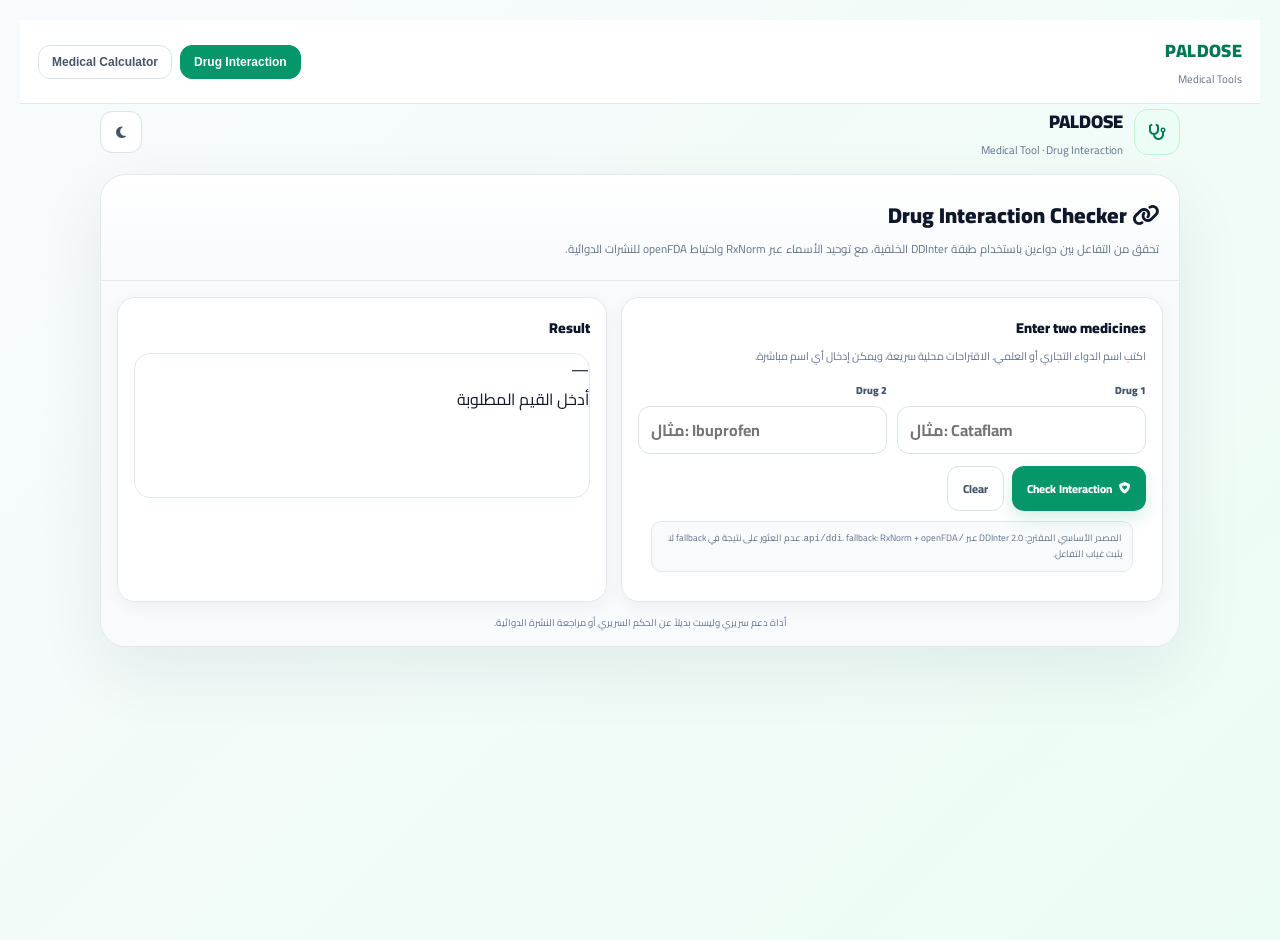
<file: medical-tools.html>
<!doctype html><html lang="ar" dir="rtl"><head>
<meta charset="utf-8">
<meta name="viewport" content="width=device-width,initial-scale=1,viewport-fit=cover">
<title>PALDOSE — Drug Interaction</title>
<link rel="preconnect" href="https://fonts.googleapis.com">
<link href="https://fonts.googleapis.com/css2?family=Cairo:wght@400;600;700;800;900&display=swap" rel="stylesheet">
<link rel="stylesheet" href="https://cdnjs.cloudflare.com/ajax/libs/font-awesome/6.4.0/css/all.min.css">
<style>
:root{font-family:Cairo,system-ui,sans-serif;color:#0f172a;background:#f8fafc}*{box-sizing:border-box}body{margin:0;min-height:100vh;background:linear-gradient(135deg,#f8fafc,#ecfdf5);padding:20px}body.dark{color:#f8fafc;background:#07111f}.app{width:min(1080px,100%);margin:auto}.top{display:flex;align-items:center;justify-content:space-between;gap:14px;margin-bottom:14px}.brand{display:flex;align-items:center;gap:11px}.logo{width:46px;height:46px;border-radius:14px;display:grid;place-items:center;background:#ecfdf5;color:#047857;border:1px solid #bbf7d0}.dark .logo{background:#064e3b55;color:#6ee7b7;border-color:#34d39944}.title{font-weight:900;font-size:1.15rem}.sub{font-size:.7rem;color:#64748b}.dark .sub{color:#94a3b8}.theme{width:42px;height:42px;border:1px solid #dbe2ea;border-radius:12px;background:#fff;color:#475569;cursor:pointer}.dark .theme{background:#111827;border-color:#334155;color:#cbd5e1}.shell{background:#fff;border:1px solid #e2e8f0;border-radius:26px;box-shadow:0 24px 70px #0f172a12;overflow:hidden}.dark .shell{background:#0f172a;border-color:#334155;box-shadow:none}.head{padding:20px;border-bottom:1px solid #e2e8f0;background:linear-gradient(180deg,#fff,#f8fafc)}.dark .head{border-color:#334155;background:#0f172a}.head h1{margin:0;font-size:1.35rem;font-weight:900}.head p{margin:5px 0 0;color:#64748b;font-size:.72rem;line-height:1.7}.dark .head p{color:#94a3b8}.body{padding:16px;background:#f8fafc}.dark .body{background:#0b1220}.grid{display:grid;grid-template-columns:1.05fr .95fr;gap:14px}.card{background:#fff;border:1px solid #e2e8f0;border-radius:18px;padding:16px;box-shadow:0 5px 18px #0f172a0b}.dark .card{background:#111827;border-color:#334155;box-shadow:none}.card h2{margin:0;font-size:.9rem;font-weight:900}.muted{font-size:.68rem;line-height:1.7;color:#64748b;margin:.4rem 0 0}.dark .muted{color:#94a3b8}.drugrow{display:grid;grid-template-columns:1fr 1fr;gap:10px;margin-top:15px}.field{position:relative}.field label{display:block;font-size:.65rem;font-weight:900;color:#475569;margin-bottom:6px}.dark .field label{color:#cbd5e1}input{width:100%;height:48px;border:1px solid #dbe2ea;border-radius:12px;background:#fff;color:#0f172a;padding:0 12px;font:700 16px/1.2 Cairo;outline:none}input:focus{border-color:#10b981;box-shadow:0 0 0 3px #10b9811c}.dark input{background:#0f172a;border-color:#334155;color:#f8fafc}.suggest{position:absolute;z-index:10;left:0;right:0;top:78px;display:none;max-height:250px;overflow:auto;border:1px solid #e2e8f0;border-radius:13px;background:#fff;box-shadow:0 16px 35px #0f172a22}.dark .suggest{background:#111827;border-color:#334155}.suggest.open{display:block}.item{display:flex;align-items:center;gap:9px;padding:10px;border-bottom:1px solid #f1f5f9;cursor:pointer}.dark .item{border-color:#1e293b}.item:hover{background:#f8fafc}.dark .item:hover{background:#1e293b}.ico{width:32px;height:32px;border-radius:9px;display:grid;place-items:center;background:#eff6ff;color:#2563eb;flex:none}.name{font-size:.72rem;font-weight:900;direction:ltr;text-align:left}.meta{font-size:.59rem;color:#64748b;direction:ltr;text-align:left}.actions{display:flex;gap:8px;flex-wrap:wrap;margin-top:12px}.btn{height:45px;border:0;border-radius:12px;padding:0 15px;font:800 .72rem Cairo;cursor:pointer;display:inline-flex;align-items:center;gap:7px}.primary{background:#059669;color:#fff;box-shadow:0 7px 18px #05966929}.primary:hover{background:#047857}.secondary{background:#fff;color:#475569;border:1px solid #dbe2ea}.dark .secondary{background:#1e293b;color:#cbd5e1;border-color:#334155}.result{margin-top:12px;border:1px solid #e2e8f0;border-radius:16px;overflow:hidden;background:#fff;min-height:145px}.dark .result{background:#0f172a;border-color:#334155}.rhead{display:flex;align-items:center;justify-content:space-between;gap:8px;padding:12px;border-bottom:1px solid #e2e8f0}.dark .rhead{border-color:#334155}.risk{font-size:.6rem;font-weight:900;border-radius:999px;padding:5px 9px}.high{background:#fee2e2;color:#b91c1c}.moderate{background:#fef3c7;color:#b45309}.info{background:#dbeafe;color:#1d4ed8}.none{background:#dcfce7;color:#047857}.rbody{padding:13px;font-size:.7rem;line-height:1.75;color:#475569}.dark .rbody{color:#cbd5e1}.source{margin:10px 13px 13px;padding:9px 10px;border-radius:10px;background:#f8fafc;border:1px solid #e2e8f0;font-size:.58rem;color:#64748b;line-height:1.6}.dark .source{background:#111827;border-color:#334155;color:#94a3b8}.footer{margin-top:12px;text-align:center;color:#64748b;font-size:.6rem;line-height:1.7}.dark .footer{color:#94a3b8}@media(max-width:760px){body{padding:10px}.shell{border-radius:20px}.grid{grid-template-columns:1fr}.drugrow{grid-template-columns:1fr}.head{padding:17px}.body{padding:11px}}
</style>
<title>PALDOSE — Medical Tools</title></head><body><div class="pd-tools-shell">
<header class="pd-tools-header"><div><div class="pd-brand">PALDOSE</div><div class="pd-subtitle">Medical Tools</div></div><nav class="pd-tools-tabs" role="tablist"><button type="button" class="pd-tab active" data-tool-tab="interaction">Drug Interaction</button><button type="button" class="pd-tab" data-tool-tab="calculator">Medical Calculator</button></nav></header>
<section id="pd-tool-interaction" class="pd-tool-panel active">
<div class="app">
  <div class="top"><div class="brand"><div class="logo"><i class="fa-solid fa-stethoscope"></i></div><div><div class="title">PALDOSE</div><div class="sub">Medical Tool · Drug Interaction</div></div></div><button class="theme" id="theme" title="تبديل الوضع"><i class="fa-solid fa-moon"></i></button></div>
  <section class="shell">
    <header class="head"><h1><i class="fa-solid fa-link text-emerald"></i> Drug Interaction Checker</h1><p>تحقق من التفاعل بين دواءين باستخدام طبقة DDInter الخلفية، مع توحيد الأسماء عبر RxNorm واحتياط openFDA للنشرات الدوائية.</p></header>
    <main class="body"><div class="grid">
      <section class="card"><h2>Enter two medicines</h2><p class="muted">اكتب اسم الدواء التجاري أو العلمي. الاقتراحات محلية سريعة، ويمكن إدخال أي اسم مباشرة.</p>
        <div class="drugrow">
          <div class="field"><label for="a">Drug 1</label><input id="a" autocomplete="off" dir="auto" placeholder="مثال: Cataflam"><div class="suggest" id="sa"></div></div>
          <div class="field"><label for="b">Drug 2</label><input id="b" autocomplete="off" dir="auto" placeholder="مثال: Ibuprofen"><div class="suggest" id="sb"></div></div>
        </div>
        <div class="actions"><button class="btn primary" id="check"><i class="fa-solid fa-shield-heart"></i> Check Interaction</button><button class="btn secondary" id="clear">Clear</button></div>
        <div class="source">المصدر الأساسي المقترح: DDInter 2.0 عبر <code>/api/ddi</code>. fallback: RxNorm + openFDA. عدم العثور على نتيجة في fallback لا يثبت غياب التفاعل.</div>
      </section>
      <section class="card"><h2>Result</h2><div class="result" id="result"><div class="rbody">اختر دواءين واضغط <b>Check Interaction</b> لعرض النتيجة هنا.</div></div></section>
    </div><div class="footer">أداة دعم سريري وليست بديلاً عن الحكم السريري أو مراجعة النشرة الدوائية.</div></main>
  </section>
</div>
<script>
const CONFIG={ddinterEndpoint:'/api/ddi'};
const DRUGS=[['Cataflam','Diclofenac potassium','Novartis'],['Diclofenac','Diclofenac',''],['Ibuprofen','Ibuprofen',''],['Aspirin','Acetylsalicylic acid',''],['Paracetamol','Acetaminophen',''],['Amoxicillin','Amoxicillin',''],['Warfarin','Warfarin',''],['Metformin','Metformin',''],['Atorvastatin','Atorvastatin',''],['Omeprazole','Omeprazole',''],['Clopidogrel','Clopidogrel',''],['Azithromycin','Azithromycin','']];
const esc=s=>String(s??'').replace(/[&<>"']/g,c=>({'&':'&amp;','<':'&lt;','>':'&gt;','"':'&quot;',"'":'&#39;'}[c]));
function setupSuggest(id,boxId){const input=document.getElementById(id),box=document.getElementById(boxId);let t;input.addEventListener('input',()=>{clearTimeout(t);const q=input.value.trim().toLowerCase();if(q.length<2){box.classList.remove('open');return}t=setTimeout(()=>{const rows=DRUGS.filter(x=>x.join(' ').toLowerCase().includes(q)).slice(0,8);box.innerHTML=rows.length?rows.map((x,i)=>`<div class="item" data-i="${i}"><span class="ico"><i class="fa-solid fa-capsules"></i></span><div><div class="name">${esc(x[0])}</div><div class="meta">${esc([x[1],x[2]].filter(Boolean).join(' · '))}</div></div></div>`).join(''):`<div class="item"><span class="ico"><i class="fa-solid fa-magnifying-glass"></i></span><div><div class="name">Use live database</div><div class="meta">RxNorm / openFDA</div></div></div>`;box.classList.add('open');box.querySelectorAll('.item[data-i]').forEach(el=>el.onclick=()=>{input.value=rows[+el.dataset.i][0];box.classList.remove('open')})},80)});document.addEventListener('click',e=>{if(e.target!==input&&!box.contains(e.target))box.classList.remove('open')})}
async function rxNormFind(name){const r=await fetch('https://rxnav.nlm.nih.gov/REST/rxcui.json?name='+encodeURIComponent(name)+'&search=1');if(!r.ok)throw Error('RxNorm');const j=await r.json();return j?.idGroup?.rxnormId?.[0]||null}
async function openFDA(a,b){const clean=x=>String(x).replace(/[+&|!(){}\[\]^"~*?:\\/]/g,' ');const q=`drug_interactions:${clean(a)}+AND+drug_interactions:${clean(b)}`;const r=await fetch('https://api.fda.gov/drug/label.json?search='+encodeURIComponent(q)+'&limit=10');if(r.status===404)return[];if(!r.ok)throw Error('openFDA');return (await r.json()).results||[]}
function render(title,risk,body,source){const map={high:['High risk','high'],moderate:['Moderate','moderate'],info:['Review','info'],none:['No interaction found','none']};const rr=map[risk]||map.info;document.getElementById('result').innerHTML=`<div class="rhead"><strong>${esc(title)}</strong><span class="risk ${rr[1]}">${rr[0]}</span></div><div class="rbody">${body}</div><div class="source">${esc(source)}</div>`}
async function run(){const a=document.getElementById('a').value.trim(),b=document.getElementById('b').value.trim();if(!a||!b)return render('Missing drugs','info','يرجى اختيار دواءين أولاً.','PALDOSE');render(`${a} ↔ ${b}`,'info','جاري التحقق من التفاعل…','PALDOSE · DDInter-ready · RxNorm · openFDA');try{const back=await fetch(CONFIG.ddinterEndpoint,{method:'POST',headers:{'Content-Type':'application/json'},body:JSON.stringify({drugA:a,drugB:b})});if(back.ok){const j=await back.json();if(j?.found){return render(`${a} ↔ ${b}`,String(j.risk||'moderate').toLowerCase(),`<b>Mechanism:</b> ${esc(j.mechanism||'—')}<br><b>Management:</b> ${esc(j.management||'—')}`,j.source||'DDInter 2.0 via PALDOSE backend')}}}catch(e){}try{const [ra,rb,rows]=await Promise.all([rxNormFind(a),rxNormFind(b),openFDA(a,b)]);if(!rows.length)return render(`${a} ↔ ${b}`,'none',`لم يتم العثور على تفاعل مشترك في سجلات openFDA لهذا البحث. هذا لا يثبت عدم وجود تفاعل.<br><span dir="ltr">RxCUI: ${esc(ra||'—')} · ${esc(rb||'—')}</span>`,'RxNorm normalization + openFDA labeling search');const text=rows.slice(0,3).map(x=>(x.drug_interactions||[]).join(' ')).filter(Boolean).join(' ');render(`${a} ↔ ${b}`,'moderate',esc(text.slice(0,1600)||'تم العثور على سجل مرتبط بالنشرة؛ راجع النص الكامل قبل القرار السريري.'),`openFDA drug labeling · RxNorm ${ra||'not resolved'} / ${rb||'not resolved'}`)}catch(e){render(`${a} ↔ ${b}`,'info','تعذر الوصول إلى المصادر الحية الآن. تحقق من الاتصال أو فعّل backend الخاص بـ DDInter.','PALDOSE Medical Tool')}}
document.getElementById('check').onclick=run;document.getElementById('clear').onclick=()=>{a.value='';b.value='';document.getElementById('result').innerHTML='<div class="rbody">اختر دواءين واضغط <b>Check Interaction</b> لعرض النتيجة هنا.</div>'};setupSuggest('a','sa');setupSuggest('b','sb');
const theme=document.getElementById('theme');if(localStorage.paldoseMedicalDark==='1')document.body.classList.add('dark');theme.onclick=()=>{document.body.classList.toggle('dark');localStorage.paldoseMedicalDark=document.body.classList.contains('dark')?'1':'0'};
</script></section>
<section id="pd-tool-calculator" class="pd-tool-panel"><div class="app"><div class="top"><div class="brand"><div class="logo"><i class="fa-solid fa-calculator"></i></div><div><div class="title">PALDOSE</div><div class="sub">Medical Tool · Clinical Calculator</div></div></div><button class="theme" id="theme"><i class="fa-solid fa-moon"></i></button></div>
<section class="shell"><header class="head"><h1><i class="fa-solid fa-calculator"></i> Medical Calculator</h1><p>حاسبات سريرية سريعة تعمل محليًا داخل الصفحة. أدخل القيم المطلوبة وستظهر النتيجة مباشرة.</p></header><main class="body"><div class="grid"><aside class="card"><h2>Clinical calculators</h2><div class="list" id="list"></div></aside><section class="card"><h2 id="title">BMI</h2><p class="desc" id="desc">Body Mass Index</p><div class="form" id="form"></div><div class="result" id="result"></div><div class="ref" id="ref"></div></section></div><div class="note">هذه الحاسبات أدوات مساعدة وليست تشخيصًا أو وصفة علاجية. تحقق من الوحدات والمدخلات والسياق السريري قبل اتخاذ القرار.</div></main></section></div>
<script>
const CALCS={
bmi:{name:'BMI',desc:'Body Mass Index',ref:'BMI = weight(kg) / height(m)².',fields:[['weight','الوزن','kg','n'],['height','الطول','cm','n']],run:v=>{let w=+v.weight,h=+v.height/100;return w>0&&h>0?{v:(w/(h*h)).toFixed(1),l:'kg/m²',n:(()=>{let b=w/(h*h);return b<18.5?'Underweight':b<25?'Normal range':b<30?'Overweight':'Obesity'})()}:null}},
bsa:{name:'BSA',desc:'Mosteller Body Surface Area',ref:'√[(height(cm) × weight(kg))/3600].',fields:[['weight','الوزن','kg','n'],['height','الطول','cm','n']],run:v=>{let w=+v.weight,h=+v.height;return w>0&&h>0?{v:Math.sqrt(w*h/3600).toFixed(2),l:'m²'}:null}},
crcl:{name:'Creatinine Clearance',desc:'Cockcroft–Gault',ref:'Cockcroft–Gault equation. Use clinical judgment and local dosing guidance.',fields:[['age','العمر','years','n'],['weight','الوزن','kg','n'],['scr','Serum creatinine','mg/dL','n'],['sex','الجنس','','s:Male|Female']],run:v=>{let a=+v.age,w=+v.weight,s=+v.scr;if(!(a>0&&w>0&&s>0))return null;let r=((140-a)*w)/(72*s);if(v.sex==='Female')r*=.85;return{v:r.toFixed(1),l:'mL/min'}}},
egfr:{name:'eGFR',desc:'CKD-EPI 2021 creatinine equation',ref:'CKD-EPI 2021 creatinine equation; race-free. Not for every clinical context.',fields:[['age','العمر','years','n'],['scr','Serum creatinine','mg/dL','n'],['sex','الجنس','','s:Male|Female']],run:v=>{let a=+v.age,s=+v.scr;if(!(a>0&&s>0))return null;let k=v.sex==='Female'?.7:.9,aa=v.sex==='Female'?-0.241:-0.302;let r=142*Math.pow(Math.min(s/k,1),aa)*Math.pow(Math.max(s/k,1),-1.2)*Math.pow(.9938,a);return{v:r.toFixed(0),l:'mL/min/1.73 m²'}}},
map:{name:'MAP',desc:'Mean Arterial Pressure',ref:'MAP ≈ (SBP + 2×DBP) / 3.',fields:[['sbp','Systolic BP','mmHg','n'],['dbp','Diastolic BP','mmHg','n']],run:v=>{let s=+v.sbp,d=+v.dbp;return s>0&&d>0?{v:((s+2*d)/3).toFixed(0),l:'mmHg'}:null}},
calcium:{name:'Corrected Calcium',desc:'Albumin-corrected serum calcium',ref:'Corrected Ca = measured Ca + 0.8 × (4 − albumin).',fields:[['ca','Calcium','mg/dL','n'],['albumin','Albumin','g/dL','n']],run:v=>{let c=+v.ca,a=+v.albumin;return c>0&&a>0?{v:(c+.8*(4-a)).toFixed(2),l:'mg/dL'}:null}},
anion:{name:'Anion Gap',desc:'Electrolyte anion gap',ref:'AG = Na − (Cl + HCO₃). Potassium excluded.',fields:[['na','Sodium','mEq/L','n'],['cl','Chloride','mEq/L','n'],['hco3','Bicarbonate','mEq/L','n']],run:v=>{let n=+v.na,c=+v.cl,b=+v.hco3;return n>0&&c>=0&&b>=0?{v:(n-c-b).toFixed(1),l:'mEq/L'}:null}},
qtc:{name:'QTc (Bazett)',desc:'Corrected QT interval',ref:'Bazett: QTc = QT / √RR, QT and RR in seconds.',fields:[['qt','QT interval','ms','n'],['rr','RR interval','ms','n']],run:v=>{let q=+v.qt/1000,r=+v.rr/1000;return q>0&&r>0?{v:(q/Math.sqrt(r)*1000).toFixed(0),l:'ms'}:null}},
chads:{name:'CHA₂DS₂-VASc',desc:'Stroke risk score in atrial fibrillation',ref:'CHF, hypertension, age, diabetes, stroke/TIA, vascular disease, sex.',fields:[['chf','Heart failure','1 point','c'],['htn','Hypertension','1 point','c'],['age65','Age 65–74','1 point','c'],['age75','Age ≥75','2 points','c'],['dm','Diabetes','1 point','c'],['stroke','Prior stroke/TIA/TE','2 points','c'],['vascular','Vascular disease','1 point','c'],['female','Female sex','1 point','c']],run:v=>({v:String((v.chf?1:0)+(v.htn?1:0)+(v.age65?1:0)+(v.age75?2:0)+(v.dm?1:0)+(v.stroke?2:0)+(v.vascular?1:0)+(v.female?1:0)),l:'points'})},
hasbled:{name:'HAS-BLED',desc:'Major bleeding risk factors',ref:'Hypertension, abnormal renal/liver function, stroke, bleeding, labile INR, elderly, drugs/alcohol.',fields:[['htn','Uncontrolled hypertension','1 point','c'],['renal','Abnormal renal function','1 point','c'],['liver','Abnormal liver function','1 point','c'],['stroke','Stroke history','1 point','c'],['bleed','Bleeding history/predisposition','1 point','c'],['labile','Labile INR','1 point','c'],['elderly','Age >65','1 point','c'],['drugs','Drugs predisposing to bleeding','1 point','c'],['alcohol','Alcohol use','1 point','c']],run:v=>({v:String(Object.values(v).filter(Boolean).length),l:'points'})}
};let current='bmi';const esc=s=>String(s??'').replace(/[&<>"']/g,c=>({'&':'&amp;','<':'&lt;','>':'&gt;','"':'&quot;',"'":'&#39;'}[c]));
function icon(id){return id==='bmi'?'weight-scale':id==='bsa'?'ruler-combined':id==='map'?'heart-pulse':id==='qtc'?'wave-square':'calculator'}
function list(){document.getElementById('list').innerHTML=Object.entries(CALCS).map(([id,c])=>`<button class="item ${id===current?'active':''}" onclick="select('${id}')"><span class="ico"><i class="fa-solid fa-${icon(id)}"></i></span><span>${esc(c.name)}</span></button>`).join('')}
function render(){const c=CALCS[current];document.getElementById('title').textContent=c.name;document.getElementById('desc').textContent=c.desc;const f=document.getElementById('form');f.innerHTML=c.fields.map(([id,label,unit,type])=>{if(type==='c')return `<label class="check"><input data-k="${id}" type="checkbox"><span><b>${esc(label)}</b><small>${esc(unit)}</small></span></label>`;if(type.startsWith('s:'))return `<div class="field"><label>${esc(label)}</label><select class="select" data-k="${id}">${type.slice(2).split('|').map(x=>`<option>${esc(x)}</option>`).join('')}</select></div>`;return `<div class="field"><label>${esc(label)}</label><input class="input" data-k="${id}" type="number" inputmode="decimal" step="any" placeholder="${esc(unit)}"></div>`}).join('');f.querySelectorAll('[data-k]').forEach(e=>{e.addEventListener('input',calc);e.addEventListener('change',calc)});calc()}
function calc(){const c=CALCS[current],v={};document.querySelectorAll('#form [data-k]').forEach(e=>v[e.dataset.k]=e.type==='checkbox'?e.checked:e.value);const o=c.run(v),r=document.getElementById('result');if(!o){r.innerHTML='<div class="value">—</div><div class="label">أدخل القيم المطلوبة</div>'}else r.innerHTML=`<div class="value">${esc(o.v)}</div><div class="label">${esc(o.l)}${o.n?' · '+esc(o.n):''}</div>`;document.getElementById('ref').textContent=c.ref}
function select(id){if(CALCS[id]){current=id;list();render()}}list();render();
const theme=document.getElementById('theme');if(localStorage.paldoseMedicalDark==='1')document.body.classList.add('dark');theme.onclick=()=>{document.body.classList.toggle('dark');localStorage.paldoseMedicalDark=document.body.classList.contains('dark')?'1':'0'};
</script></section>
</div>
<style>
.pd-tools-shell{min-height:100vh;background:transparent}.pd-tools-header{position:sticky;top:0;z-index:100;display:flex;align-items:center;justify-content:space-between;gap:16px;padding:14px 18px;background:rgba(255,255,255,.94);backdrop-filter:blur(14px);border-bottom:1px solid #e2e8f0}.pd-brand{font-size:18px;font-weight:900;color:#047857;letter-spacing:.02em}.pd-subtitle{font-size:11px;color:#64748b;margin-top:2px}.pd-tools-tabs{display:flex;gap:8px;flex-wrap:wrap;justify-content:flex-end}.pd-tab{border:1px solid #dbe3ea;background:#fff;color:#475569;border-radius:12px;padding:9px 13px;font-size:12px;font-weight:800;cursor:pointer;transition:.2s}.pd-tab.active{background:#059669;color:#fff;border-color:#059669}.pd-tool-panel{display:none}.pd-tool-panel.active{display:block}@media(max-width:640px){.pd-tools-header{align-items:flex-start;flex-direction:column;padding:12px 14px}.pd-tools-tabs{width:100%;justify-content:stretch}.pd-tab{flex:1}}@media(prefers-color-scheme:dark){.pd-tools-header{background:rgba(15,23,42,.94);border-color:#334155}.pd-subtitle{color:#94a3b8}.pd-tab{background:#0f172a;color:#cbd5e1;border-color:#334155}}
</style><script>
const CONFIG={ddinterEndpoint:'/api/ddi'};
const DRUGS=[['Cataflam','Diclofenac potassium','Novartis'],['Diclofenac','Diclofenac',''],['Ibuprofen','Ibuprofen',''],['Aspirin','Acetylsalicylic acid',''],['Paracetamol','Acetaminophen',''],['Amoxicillin','Amoxicillin',''],['Warfarin','Warfarin',''],['Metformin','Metformin',''],['Atorvastatin','Atorvastatin',''],['Omeprazole','Omeprazole',''],['Clopidogrel','Clopidogrel',''],['Azithromycin','Azithromycin','']];
const esc=s=>String(s??'').replace(/[&<>"']/g,c=>({'&':'&amp;','<':'&lt;','>':'&gt;','"':'&quot;',"'":'&#39;'}[c]));
function setupSuggest(id,boxId){const input=document.getElementById(id),box=document.getElementById(boxId);let t;input.addEventListener('input',()=>{clearTimeout(t);const q=input.value.trim().toLowerCase();if(q.length<2){box.classList.remove('open');return}t=setTimeout(()=>{const rows=DRUGS.filter(x=>x.join(' ').toLowerCase().includes(q)).slice(0,8);box.innerHTML=rows.length?rows.map((x,i)=>`<div class="item" data-i="${i}"><span class="ico"><i class="fa-solid fa-capsules"></i></span><div><div class="name">${esc(x[0])}</div><div class="meta">${esc([x[1],x[2]].filter(Boolean).join(' · '))}</div></div></div>`).join(''):`<div class="item"><span class="ico"><i class="fa-solid fa-magnifying-glass"></i></span><div><div class="name">Use live database</div><div class="meta">RxNorm / openFDA</div></div></div>`;box.classList.add('open');box.querySelectorAll('.item[data-i]').forEach(el=>el.onclick=()=>{input.value=rows[+el.dataset.i][0];box.classList.remove('open')})},80)});document.addEventListener('click',e=>{if(e.target!==input&&!box.contains(e.target))box.classList.remove('open')})}
async function rxNormFind(name){const r=await fetch('https://rxnav.nlm.nih.gov/REST/rxcui.json?name='+encodeURIComponent(name)+'&search=1');if(!r.ok)throw Error('RxNorm');const j=await r.json();return j?.idGroup?.rxnormId?.[0]||null}
async function openFDA(a,b){const clean=x=>String(x).replace(/[+&|!(){}\[\]^"~*?:\\/]/g,' ');const q=`drug_interactions:${clean(a)}+AND+drug_interactions:${clean(b)}`;const r=await fetch('https://api.fda.gov/drug/label.json?search='+encodeURIComponent(q)+'&limit=10');if(r.status===404)return[];if(!r.ok)throw Error('openFDA');return (await r.json()).results||[]}
function render(title,risk,body,source){const map={high:['High risk','high'],moderate:['Moderate','moderate'],info:['Review','info'],none:['No interaction found','none']};const rr=map[risk]||map.info;document.getElementById('result').innerHTML=`<div class="rhead"><strong>${esc(title)}</strong><span class="risk ${rr[1]}">${rr[0]}</span></div><div class="rbody">${body}</div><div class="source">${esc(source)}</div>`}
async function run(){const a=document.getElementById('a').value.trim(),b=document.getElementById('b').value.trim();if(!a||!b)return render('Missing drugs','info','يرجى اختيار دواءين أولاً.','PALDOSE');render(`${a} ↔ ${b}`,'info','جاري التحقق من التفاعل…','PALDOSE · DDInter-ready · RxNorm · openFDA');try{const back=await fetch(CONFIG.ddinterEndpoint,{method:'POST',headers:{'Content-Type':'application/json'},body:JSON.stringify({drugA:a,drugB:b})});if(back.ok){const j=await back.json();if(j?.found){return render(`${a} ↔ ${b}`,String(j.risk||'moderate').toLowerCase(),`<b>Mechanism:</b> ${esc(j.mechanism||'—')}<br><b>Management:</b> ${esc(j.management||'—')}`,j.source||'DDInter 2.0 via PALDOSE backend')}}}catch(e){}try{const [ra,rb,rows]=await Promise.all([rxNormFind(a),rxNormFind(b),openFDA(a,b)]);if(!rows.length)return render(`${a} ↔ ${b}`,'none',`لم يتم العثور على تفاعل مشترك في سجلات openFDA لهذا البحث. هذا لا يثبت عدم وجود تفاعل.<br><span dir="ltr">RxCUI: ${esc(ra||'—')} · ${esc(rb||'—')}</span>`,'RxNorm normalization + openFDA labeling search');const text=rows.slice(0,3).map(x=>(x.drug_interactions||[]).join(' ')).filter(Boolean).join(' ');render(`${a} ↔ ${b}`,'moderate',esc(text.slice(0,1600)||'تم العثور على سجل مرتبط بالنشرة؛ راجع النص الكامل قبل القرار السريري.'),`openFDA drug labeling · RxNorm ${ra||'not resolved'} / ${rb||'not resolved'}`)}catch(e){render(`${a} ↔ ${b}`,'info','تعذر الوصول إلى المصادر الحية الآن. تحقق من الاتصال أو فعّل backend الخاص بـ DDInter.','PALDOSE Medical Tool')}}
document.getElementById('check').onclick=run;document.getElementById('clear').onclick=()=>{a.value='';b.value='';document.getElementById('result').innerHTML='<div class="rbody">اختر دواءين واضغط <b>Check Interaction</b> لعرض النتيجة هنا.</div>'};setupSuggest('a','sa');setupSuggest('b','sb');
const theme=document.getElementById('theme');if(localStorage.paldoseMedicalDark==='1')document.body.classList.add('dark');theme.onclick=()=>{document.body.classList.toggle('dark');localStorage.paldoseMedicalDark=document.body.classList.contains('dark')?'1':'0'};

</script><script>
const CALCS={
bmi:{name:'BMI',desc:'Body Mass Index',ref:'BMI = weight(kg) / height(m)².',fields:[['weight','الوزن','kg','n'],['height','الطول','cm','n']],run:v=>{let w=+v.weight,h=+v.height/100;return w>0&&h>0?{v:(w/(h*h)).toFixed(1),l:'kg/m²',n:(()=>{let b=w/(h*h);return b<18.5?'Underweight':b<25?'Normal range':b<30?'Overweight':'Obesity'})()}:null}},
bsa:{name:'BSA',desc:'Mosteller Body Surface Area',ref:'√[(height(cm) × weight(kg))/3600].',fields:[['weight','الوزن','kg','n'],['height','الطول','cm','n']],run:v=>{let w=+v.weight,h=+v.height;return w>0&&h>0?{v:Math.sqrt(w*h/3600).toFixed(2),l:'m²'}:null}},
crcl:{name:'Creatinine Clearance',desc:'Cockcroft–Gault',ref:'Cockcroft–Gault equation. Use clinical judgment and local dosing guidance.',fields:[['age','العمر','years','n'],['weight','الوزن','kg','n'],['scr','Serum creatinine','mg/dL','n'],['sex','الجنس','','s:Male|Female']],run:v=>{let a=+v.age,w=+v.weight,s=+v.scr;if(!(a>0&&w>0&&s>0))return null;let r=((140-a)*w)/(72*s);if(v.sex==='Female')r*=.85;return{v:r.toFixed(1),l:'mL/min'}}},
egfr:{name:'eGFR',desc:'CKD-EPI 2021 creatinine equation',ref:'CKD-EPI 2021 creatinine equation; race-free. Not for every clinical context.',fields:[['age','العمر','years','n'],['scr','Serum creatinine','mg/dL','n'],['sex','الجنس','','s:Male|Female']],run:v=>{let a=+v.age,s=+v.scr;if(!(a>0&&s>0))return null;let k=v.sex==='Female'?.7:.9,aa=v.sex==='Female'?-0.241:-0.302;let r=142*Math.pow(Math.min(s/k,1),aa)*Math.pow(Math.max(s/k,1),-1.2)*Math.pow(.9938,a);return{v:r.toFixed(0),l:'mL/min/1.73 m²'}}},
map:{name:'MAP',desc:'Mean Arterial Pressure',ref:'MAP ≈ (SBP + 2×DBP) / 3.',fields:[['sbp','Systolic BP','mmHg','n'],['dbp','Diastolic BP','mmHg','n']],run:v=>{let s=+v.sbp,d=+v.dbp;return s>0&&d>0?{v:((s+2*d)/3).toFixed(0),l:'mmHg'}:null}},
calcium:{name:'Corrected Calcium',desc:'Albumin-corrected serum calcium',ref:'Corrected Ca = measured Ca + 0.8 × (4 − albumin).',fields:[['ca','Calcium','mg/dL','n'],['albumin','Albumin','g/dL','n']],run:v=>{let c=+v.ca,a=+v.albumin;return c>0&&a>0?{v:(c+.8*(4-a)).toFixed(2),l:'mg/dL'}:null}},
anion:{name:'Anion Gap',desc:'Electrolyte anion gap',ref:'AG = Na − (Cl + HCO₃). Potassium excluded.',fields:[['na','Sodium','mEq/L','n'],['cl','Chloride','mEq/L','n'],['hco3','Bicarbonate','mEq/L','n']],run:v=>{let n=+v.na,c=+v.cl,b=+v.hco3;return n>0&&c>=0&&b>=0?{v:(n-c-b).toFixed(1),l:'mEq/L'}:null}},
qtc:{name:'QTc (Bazett)',desc:'Corrected QT interval',ref:'Bazett: QTc = QT / √RR, QT and RR in seconds.',fields:[['qt','QT interval','ms','n'],['rr','RR interval','ms','n']],run:v=>{let q=+v.qt/1000,r=+v.rr/1000;return q>0&&r>0?{v:(q/Math.sqrt(r)*1000).toFixed(0),l:'ms'}:null}},
chads:{name:'CHA₂DS₂-VASc',desc:'Stroke risk score in atrial fibrillation',ref:'CHF, hypertension, age, diabetes, stroke/TIA, vascular disease, sex.',fields:[['chf','Heart failure','1 point','c'],['htn','Hypertension','1 point','c'],['age65','Age 65–74','1 point','c'],['age75','Age ≥75','2 points','c'],['dm','Diabetes','1 point','c'],['stroke','Prior stroke/TIA/TE','2 points','c'],['vascular','Vascular disease','1 point','c'],['female','Female sex','1 point','c']],run:v=>({v:String((v.chf?1:0)+(v.htn?1:0)+(v.age65?1:0)+(v.age75?2:0)+(v.dm?1:0)+(v.stroke?2:0)+(v.vascular?1:0)+(v.female?1:0)),l:'points'})},
hasbled:{name:'HAS-BLED',desc:'Major bleeding risk factors',ref:'Hypertension, abnormal renal/liver function, stroke, bleeding, labile INR, elderly, drugs/alcohol.',fields:[['htn','Uncontrolled hypertension','1 point','c'],['renal','Abnormal renal function','1 point','c'],['liver','Abnormal liver function','1 point','c'],['stroke','Stroke history','1 point','c'],['bleed','Bleeding history/predisposition','1 point','c'],['labile','Labile INR','1 point','c'],['elderly','Age >65','1 point','c'],['drugs','Drugs predisposing to bleeding','1 point','c'],['alcohol','Alcohol use','1 point','c']],run:v=>({v:String(Object.values(v).filter(Boolean).length),l:'points'})}
};let current='bmi';const calcEsc=s=>String(s??'').replace(/[&<>"']/g,c=>({'&':'&amp;','<':'&lt;','>':'&gt;','"':'&quot;',"'":'&#39;'}[c]));
function icon(id){return id==='bmi'?'weight-scale':id==='bsa'?'ruler-combined':id==='map'?'heart-pulse':id==='qtc'?'wave-square':'calculator'}
function list(){document.getElementById('list').innerHTML=Object.entries(CALCS).map(([id,c])=>`<button class="item ${id===current?'active':''}" onclick="select('${id}')"><span class="ico"><i class="fa-solid fa-${icon(id)}"></i></span><span>${calcEsc(c.name)}</span></button>`).join('')}
function calcRender(){const c=CALCS[current];document.getElementById('title').textContent=c.name;document.getElementById('desc').textContent=c.desc;const f=document.getElementById('form');f.innerHTML=c.fields.map(([id,label,unit,type])=>{if(type==='c')return `<label class="check"><input data-k="${id}" type="checkbox"><span><b>${calcEsc(label)}</b><small>${calcEsc(unit)}</small></span></label>`;if(type.startsWith('s:'))return `<div class="field"><label>${calcEsc(label)}</label><select class="select" data-k="${id}">${type.slice(2).split('|').map(x=>`<option>${calcEsc(x)}</option>`).join('')}</select></div>`;return `<div class="field"><label>${calcEsc(label)}</label><input class="input" data-k="${id}" type="number" inputmode="decimal" step="any" placeholder="${calcEsc(unit)}"></div>`}).join('');f.querySelectorAll('[data-k]').forEach(e=>{e.addEventListener('input',calc);e.addEventListener('change',calc)});calc()}
function calc(){const c=CALCS[current],v={};document.querySelectorAll('#form [data-k]').forEach(e=>v[e.dataset.k]=e.type==='checkbox'?e.checked:e.value);const o=c.run(v),r=document.getElementById('result');if(!o){r.innerHTML='<div class="value">—</div><div class="label">أدخل القيم المطلوبة</div>'}else r.innerHTML=`<div class="value">${calcEsc(o.v)}</div><div class="label">${calcEsc(o.l)}${o.n?' · '+calcEsc(o.n):''}</div>`;document.getElementById('ref').textContent=c.ref}
function select(id){if(CALCS[id]){current=id;list();calcRender()}}list();calcRender();
const calcTheme=document.getElementById('calcTheme');if(localStorage.paldoseMedicalDark==='1')document.body.classList.add('dark');calcTheme.onclick=()=>{document.body.classList.toggle('dark');localStorage.paldoseMedicalDark=document.body.classList.contains('dark')?'1':'0'};

</script><script>(function(){const tabs=document.querySelectorAll("[data-tool-tab]");const panels={interaction:document.getElementById("pd-tool-interaction"),calculator:document.getElementById("pd-tool-calculator")};function activate(name){tabs.forEach(t=>t.classList.toggle("active",t.dataset.toolTab===name));Object.entries(panels).forEach(([k,p])=>{if(p)p.classList.toggle("active",k===name);});}tabs.forEach(t=>t.addEventListener("click",()=>activate(t.dataset.toolTab)));activate(location.hash==="#calculator"?"calculator":"interaction");})();</script></body></html>
</file>
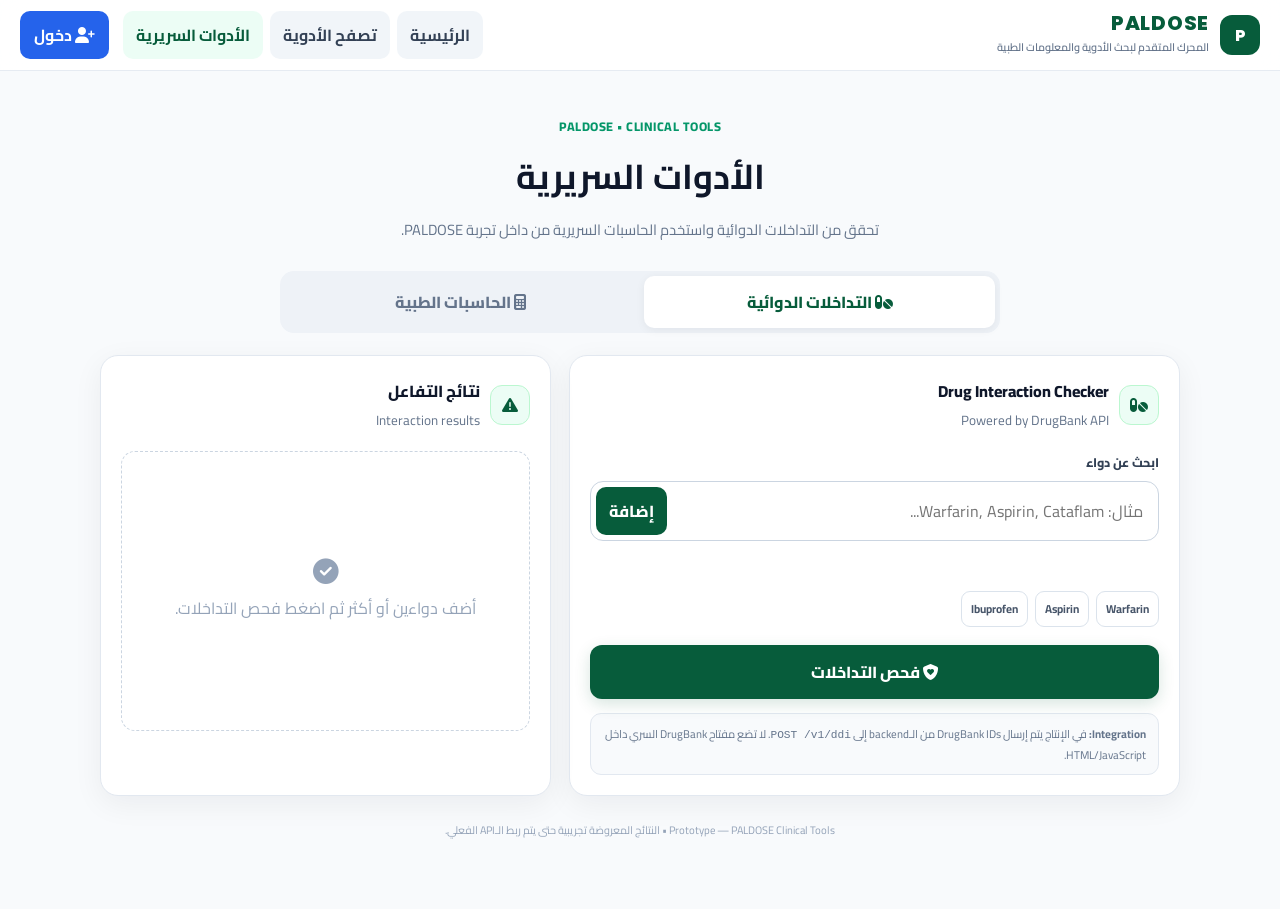
<file: paldose_clinical_tools_prototype.html>
<!DOCTYPE html>
<html lang="ar" dir="rtl">
<head>
<meta charset="UTF-8">
<meta name="viewport" content="width=device-width,initial-scale=1.0,maximum-scale=1.0,viewport-fit=cover">
<title>PALDOSE — Clinical Tools Prototype</title>
<link rel="preconnect" href="https://fonts.googleapis.com">
<link rel="preconnect" href="https://fonts.gstatic.com" crossorigin>
<link href="https://fonts.googleapis.com/css2?family=Cairo:wght@400;500;600;700;800&family=Poppins:wght@600;700;800&display=swap" rel="stylesheet">
<link rel="stylesheet" href="https://cdnjs.cloudflare.com/ajax/libs/font-awesome/6.7.2/css/all.min.css">
<style>
:root{
  --brand:#075C3B;
  --brand2:#059669;
  --brand-soft:#ecfdf5;
  --blue:#2563eb;
  --bg:#f8fafc;
  --card:#fff;
  --text:#0f172a;
  --muted:#64748b;
  --border:#e2e8f0;
  --danger:#dc2626;
  --warning:#d97706;
  --shadow:0 8px 30px rgba(15,23,42,.06);
}
*{box-sizing:border-box}
html,body{margin:0;min-height:100%;font-family:'Cairo',sans-serif;background:var(--bg);color:var(--text)}
body{overflow-x:hidden}
button,input,select{font:inherit}
button{cursor:pointer}
.app{min-height:100vh}
.header{
  position:sticky;top:0;z-index:50;
  background:rgba(255,255,255,.88);backdrop-filter:blur(12px);
  border-bottom:1px solid rgba(226,232,240,.85)
}
.header-inner{
  max-width:1280px;margin:auto;min-height:70px;padding:10px 20px;
  display:flex;align-items:center;gap:14px
}
.brand{display:flex;align-items:center;gap:11px;margin-left:auto}
.logo{
  width:40px;height:40px;border-radius:12px;background:var(--brand);
  display:grid;place-items:center;color:white;font-weight:800;font-family:Poppins
}
.brand-title{font-family:Poppins,'Cairo';font-weight:800;letter-spacing:.035em;color:var(--brand);font-size:1.25rem;line-height:1}
.brand-sub{font-size:.68rem;color:var(--muted);margin-top:4px;font-weight:600}
.nav{display:flex;gap:7px;margin-right:auto}
.nav button{
  border:0;border-radius:10px;padding:9px 13px;background:#f1f5f9;color:#334155;font-weight:700
}
.nav button.active{background:var(--brand-soft);color:var(--brand)}
.user-btn{border:0;background:#2563eb;color:#fff;border-radius:10px;padding:9px 14px;font-weight:700}
.container{max-width:1120px;margin:0 auto;padding:34px 20px 70px}
.hero{text-align:center;margin:10px 0 28px}
.eyebrow{color:var(--brand2);font-size:.78rem;font-weight:800;letter-spacing:.04em}
h1{font-size:clamp(1.55rem,3vw,2.15rem);margin:6px 0 7px}
.hero p{color:var(--muted);margin:0 auto;max-width:650px;font-size:.92rem}
.tabs{
  display:grid;grid-template-columns:1fr 1fr;gap:8px;background:#eef2f7;padding:5px;border-radius:14px;
  max-width:720px;margin:0 auto 22px
}
.tabs button{
  border:0;background:transparent;border-radius:10px;padding:11px 14px;color:#64748b;font-weight:800
}
.tabs button.active{background:#fff;color:var(--brand);box-shadow:0 2px 10px rgba(15,23,42,.06)}
.tool{display:none}.tool.active{display:block}
.grid{display:grid;grid-template-columns:1.15fr .85fr;gap:18px}
.card{
  background:var(--card);border:1px solid var(--border);border-radius:18px;padding:20px;box-shadow:var(--shadow)
}
.card-head{display:flex;align-items:center;gap:10px;margin-bottom:18px}
.icon{
  width:40px;height:40px;border-radius:12px;display:grid;place-items:center;
  color:var(--brand);background:var(--brand-soft);border:1px solid #bbf7d0
}
.card h2{font-size:1rem;margin:0;font-weight:800}
.card small{display:block;color:var(--muted);margin-top:2px}
.label{font-size:.78rem;font-weight:800;color:#334155;margin-bottom:7px;display:block}
.searchbox{
  display:flex;gap:8px;border:1px solid #cbd5e1;border-radius:13px;padding:5px;background:#fff
}
.searchbox input{border:0;outline:0;min-width:0;flex:1;padding:9px 10px;font-size:16px}
.searchbox button{border:0;border-radius:10px;background:var(--brand);color:#fff;padding:8px 13px;font-weight:800}
.selected{display:flex;flex-wrap:wrap;gap:7px;margin-top:10px;min-height:28px}
.chip{
  display:inline-flex;align-items:center;gap:7px;background:#f1f5f9;border:1px solid #e2e8f0;
  border-radius:999px;padding:6px 9px;font-size:.78rem;font-weight:700
}
.chip button{border:0;background:transparent;color:#64748b;padding:0}
.quick{display:flex;flex-wrap:wrap;gap:7px;margin-top:12px}
.quick button{
  border:1px solid #dbe3ec;background:#fff;color:#475569;border-radius:9px;padding:6px 9px;font-size:.72rem;font-weight:700
}
.primary{
  width:100%;margin-top:18px;border:0;border-radius:12px;background:var(--brand);color:#fff;
  padding:12px;font-weight:800;box-shadow:0 5px 16px rgba(7,92,59,.16)
}
.primary:hover{background:#047857}
.result-placeholder{
  min-height:280px;border:1px dashed #cbd5e1;border-radius:14px;display:grid;place-items:center;
  text-align:center;color:#94a3b8;padding:24px
}
.result-placeholder i{font-size:1.6rem;margin-bottom:8px}
.result{display:none}
.result.show{display:block}
.alert{
  border-radius:13px;padding:13px 14px;background:#fef2f2;border:1px solid #fecaca;color:#991b1b
}
.alert strong{display:block;margin-bottom:2px}
.meta{display:flex;flex-wrap:wrap;gap:7px;margin:12px 0}
.badge{border-radius:999px;padding:5px 9px;font-size:.7rem;font-weight:800}
.major{background:#fee2e2;color:#b91c1c}.moderate{background:#fef3c7;color:#92400e}.minor{background:#dcfce7;color:#166534}
.info{border-top:1px solid #e2e8f0;padding-top:13px;margin-top:13px}
.info h3{font-size:.78rem;margin:0 0 6px}.info p{font-size:.82rem;color:#475569;line-height:1.8;margin:0}
.note{
  margin-top:14px;padding:10px 12px;background:#f8fafc;border:1px solid #e2e8f0;border-radius:11px;
  color:#64748b;font-size:.7rem;line-height:1.7
}
.calc-list{display:grid;gap:8px;max-height:410px;overflow:auto;padding-left:2px}
.calc-item{
  border:1px solid var(--border);background:#fff;border-radius:12px;padding:11px 12px;text-align:right;
  display:flex;justify-content:space-between;align-items:center
}
.calc-item:hover{border-color:#86efac;background:#f0fdf4}
.calc-item strong{font-size:.8rem}.calc-item span{font-size:.68rem;color:#94a3b8}
.form-grid{display:grid;grid-template-columns:1fr 1fr;gap:12px}
.field label{font-size:.74rem;font-weight:800;color:#475569;display:block;margin-bottom:6px}
.field input,.field select{
  width:100%;border:1px solid #cbd5e1;border-radius:11px;padding:10px 11px;outline:0;background:#fff;font-size:16px
}
.field input:focus,.field select:focus{border-color:#34d399;box-shadow:0 0 0 3px rgba(52,211,153,.12)}
.calc-result{
  margin-top:18px;background:var(--brand-soft);border:1px solid #bbf7d0;border-radius:14px;padding:16px;text-align:center
}
.calc-result .value{font-family:Poppins;font-size:2rem;font-weight:800;color:var(--brand)}
.calc-result .unit{color:#047857;font-size:.78rem;font-weight:700}
.search-calc{margin-bottom:12px}
.footer-note{text-align:center;color:#94a3b8;font-size:.68rem;margin-top:24px}
@media(max-width:800px){
 .header-inner{padding:9px 14px}.brand-sub,.nav button:not(.active){display:none}
 .user-btn{display:none}.nav{margin-right:0}
 .container{padding:24px 14px 50px}.grid{grid-template-columns:1fr}
 .card{padding:16px}.form-grid{grid-template-columns:1fr}
}
</style>
</head>
<body>
<div class="app">
<header class="header">
  <div class="header-inner">
    <div class="brand">
      <div class="logo">P</div>
      <div>
        <div class="brand-title">PALDOSE</div>
        <div class="brand-sub">المحرك المتقدم لبحث الأدوية والمعلومات الطبية</div>
      </div>
    </div>
    <nav class="nav">
      <button type="button">الرئيسية</button>
      <button type="button">تصفح الأدوية</button>
      <button type="button" class="active">الأدوات السريرية</button>
    </nav>
    <button class="user-btn"><i class="fa-solid fa-user-plus"></i> دخول</button>
  </div>
</header>

<main class="container">
  <section class="hero">
    <div class="eyebrow">PALDOSE • CLINICAL TOOLS</div>
    <h1>الأدوات السريرية</h1>
    <p>تحقق من التداخلات الدوائية واستخدم الحاسبات السريرية من داخل تجربة PALDOSE.</p>
  </section>

  <div class="tabs">
    <button class="active" onclick="switchTool('ddi',this)"><i class="fa-solid fa-pills"></i> التداخلات الدوائية</button>
    <button onclick="switchTool('calc',this)"><i class="fa-solid fa-calculator"></i> الحاسبات الطبية</button>
  </div>

  <section id="ddi" class="tool active">
    <div class="grid">
      <div class="card">
        <div class="card-head">
          <div class="icon"><i class="fa-solid fa-pills"></i></div>
          <div><h2>Drug Interaction Checker</h2><small>Powered by DrugBank API</small></div>
        </div>
        <label class="label">ابحث عن دواء</label>
        <div class="searchbox">
          <input id="drugInput" placeholder="مثال: Warfarin, Aspirin, Cataflam..." onkeydown="if(event.key==='Enter')addDrug()">
          <button onclick="addDrug()">إضافة</button>
        </div>
        <div class="selected" id="selectedDrugs"></div>
        <div class="quick">
          <button onclick="quickDrug('Warfarin')">Warfarin</button>
          <button onclick="quickDrug('Aspirin')">Aspirin</button>
          <button onclick="quickDrug('Ibuprofen')">Ibuprofen</button>
        </div>
        <button class="primary" onclick="checkInteractions()"><i class="fa-solid fa-shield-heart"></i> فحص التداخلات</button>
        <div class="note"><b>Integration:</b> في الإنتاج يتم إرسال DrugBank IDs من الـbackend إلى <code>POST /v1/ddi</code>. لا تضع مفتاح DrugBank السري داخل HTML/JavaScript.</div>
      </div>

      <div class="card">
        <div class="card-head">
          <div class="icon"><i class="fa-solid fa-triangle-exclamation"></i></div>
          <div><h2>نتائج التفاعل</h2><small>Interaction results</small></div>
        </div>
        <div id="ddiEmpty" class="result-placeholder">
          <div><i class="fa-solid fa-circle-check"></i><br>أضف دواءين أو أكثر ثم اضغط فحص التداخلات.</div>
        </div>
        <div id="ddiResult" class="result">
          <div class="alert"><strong>تداخل دوائي محتمل</strong><span>تم العثور على تفاعل بين الأدوية المحددة.</span></div>
          <div class="meta"><span class="badge moderate">MODERATE</span><span class="badge" style="background:#eff6ff;color:#1d4ed8">Evidence Level 1</span></div>
          <div class="info"><h3>الوصف</h3><p>هذا النص التجريبي يمثل حقل <b>description</b> القادم من DrugBank.</p></div>
          <div class="info"><h3>Clinical Management</h3><p>هذا النص التجريبي يمثل توصية الإدارة السريرية القادمة من API.</p></div>
          <div class="info"><h3>Mechanism / Action</h3><p>سيتم عرض آلية أو نوع التأثير كما يرد في بيانات DrugBank.</p></div>
        </div>
      </div>
    </div>
  </section>

  <section id="calc" class="tool">
    <div class="grid">
      <div class="card">
        <div class="card-head">
          <div class="icon"><i class="fa-solid fa-calculator"></i></div>
          <div><h2>Medical Calculators</h2><small>Powered by ClinCalc / self-hosted Calc API</small></div>
        </div>
        <div class="search-calc">
          <div class="searchbox">
            <input id="calcSearch" placeholder="ابحث عن حاسبة... (eGFR, BMI, Wells)" oninput="filterCalcs()">
        </div>
        </div>
        <div id="calcList" class="calc-list"></div>
      </div>

      <div class="card">
        <div class="card-head">
          <div class="icon"><i class="fa-solid fa-stethoscope"></i></div>
          <div><h2 id="calcTitle">BMI</h2><small id="calcSub">Body Mass Index</small></div>
        </div>
        <div id="calcFields" class="form-grid"></div>
        <button class="primary" onclick="calculate()"><i class="fa-solid fa-equals"></i> احسب النتيجة</button>
        <div id="calcResult" class="calc-result" style="display:none">
          <div class="value" id="calcValue">—</div>
          <div class="unit" id="calcUnit"></div>
        </div>
        <div class="note"><b>Integration:</b> الواجهة مصممة لتستدعي endpoint مثل <code>POST /calculators/bmi</code> في نسخة ClinCalc المستضافة لديك، مع إبقاء محرك الحساب خارج الـfrontend.</div>
      </div>
    </div>
  </section>

  <div class="footer-note">Prototype — PALDOSE Clinical Tools • النتائج المعروضة تجريبية حتى يتم ربط الـAPI الفعلي.</div>
</main>
</div>

<script>
const drugs=[];
const calculators=[
 {id:'bmi',name:'BMI',sub:'Body Mass Index',fields:[['weight','الوزن','kg'],['height','الطول','cm']]},
 {id:'egfr',name:'eGFR',sub:'CKD-EPI',fields:[['creatinine','Creatinine','mg/dL'],['age','Age','years']]},
 {id:'cockcroft_gault',name:'Cockcroft-Gault',sub:'Creatinine Clearance',fields:[['age','Age','years'],['weight','Weight','kg'],['creatinine','Creatinine','mg/dL']]},
 {id:'cha2ds2vasc',name:'CHA₂DS₂-VASc',sub:'Atrial Fibrillation Stroke Risk',fields:[['age','Age','years'],['female','Female','yes/no']]},
 {id:'hasbled',name:'HAS-BLED',sub:'Bleeding Risk',fields:[['age','Age','years'],['sbp','Systolic BP','mmHg']]},
 {id:'curb65',name:'CURB-65',sub:'Pneumonia Severity',fields:[['age','Age','years'],['rr','Respiratory rate','/min'],['sbp','Systolic BP','mmHg']]},
 {id:'wells_pe',name:'Wells PE',sub:'Pulmonary Embolism',fields:[['hr','Heart rate','bpm'],['age','Age','years']]}
];
let currentCalc=calculators[0];

function switchTool(id,btn){
 document.querySelectorAll('.tool').forEach(x=>x.classList.remove('active'));
 document.getElementById(id).classList.add('active');
 document.querySelectorAll('.tabs button').forEach(x=>x.classList.remove('active'));
 btn.classList.add('active');
}
function quickDrug(n){document.getElementById('drugInput').value=n;addDrug()}
function addDrug(){
 const v=document.getElementById('drugInput').value.trim();
 if(!v || drugs.includes(v)) return;
 drugs.push(v);document.getElementById('drugInput').value='';renderDrugs();
}
function removeDrug(i){drugs.splice(i,1);renderDrugs()}
function renderDrugs(){
 document.getElementById('selectedDrugs').innerHTML=drugs.map((d,i)=>
 `<span class="chip">${d}<button onclick="removeDrug(${i})"><i class="fa-solid fa-xmark"></i></button></span>`).join('');
}
function checkInteractions(){
 if(drugs.length<2){alert('أضف دواءين على الأقل.');return}
 document.getElementById('ddiEmpty').style.display='none';
 document.getElementById('ddiResult').classList.add('show');
}
function renderCalcs(list=calculators){
 document.getElementById('calcList').innerHTML=list.map(c=>
 `<button class="calc-item" onclick="selectCalc('${c.id}')"><span><strong>${c.name}</strong><br><span>${c.sub}</span></span><i class="fa-solid fa-chevron-left"></i></button>`).join('');
}
function filterCalcs(){
 const q=document.getElementById('calcSearch').value.toLowerCase();
 renderCalcs(calculators.filter(c=>(c.name+' '+c.sub).toLowerCase().includes(q)));
}
function selectCalc(id){
 currentCalc=calculators.find(x=>x.id===id)||calculators[0];
 document.getElementById('calcTitle').textContent=currentCalc.name;
 document.getElementById('calcSub').textContent=currentCalc.sub;
 document.getElementById('calcResult').style.display='none';
 document.getElementById('calcFields').innerHTML=currentCalc.fields.map(f=>
 `<div class="field"><label>${f[1]} <span style="color:#94a3b8">(${f[2]})</span></label><input id="f_${f[0]}" type="number" inputmode="decimal" placeholder="${f[2]}"></div>`).join('');
}
function calculate(){
 if(currentCalc.id==='bmi'){
   const w=parseFloat(document.getElementById('f_weight')?.value), h=parseFloat(document.getElementById('f_height')?.value);
   if(!w||!h)return;
   const v=w/((h/100)**2);
   showResult(v.toFixed(1),'kg/m²');
 }else{
   showResult('—','سيتم حسابها بواسطة ClinCalc API بعد الربط');
 }
}
function showResult(v,u){
 document.getElementById('calcValue').textContent=v;
 document.getElementById('calcUnit').textContent=u;
 document.getElementById('calcResult').style.display='block';
}
renderCalcs();
selectCalc('bmi');
</script>
</body>
</html>
</file>
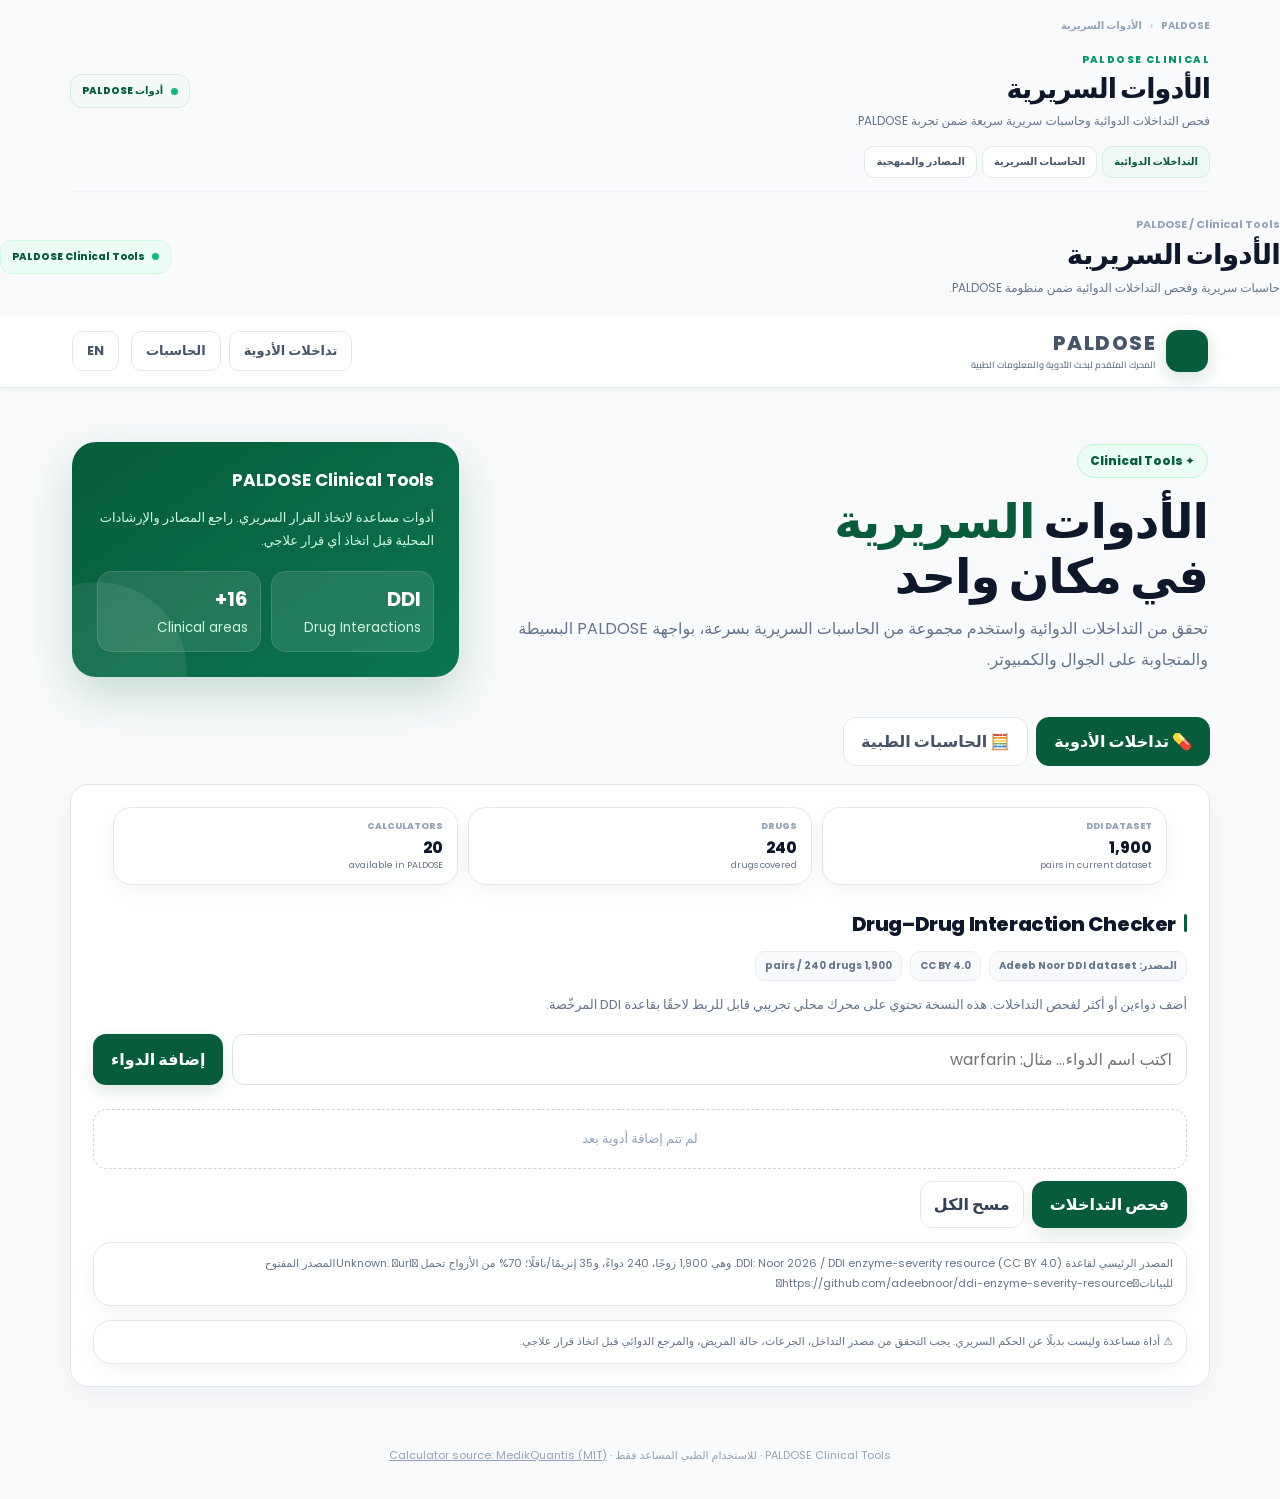
<file: PALDOSE_Clinical_Tools_v6.html>
<!doctype html>
<html lang="ar" dir="rtl">
<head>
<meta charset="utf-8">
<meta name="viewport" content="width=device-width,initial-scale=1,viewport-fit=cover">
<meta name="theme-color" content="#075C3B">
<title>PALDOSE — Clinical Tools</title>
<link rel="preconnect" href="https://fonts.googleapis.com">
<link rel="preconnect" href="https://fonts.gstatic.com" crossorigin>
<link href="https://fonts.googleapis.com/css2?family=Cairo:wght@400;500;600;700;800&family=Poppins:wght@500;600;700;800&display=swap" rel="stylesheet">
<style>
:root{--green:#075C3B;--green2:#059669;--blue:#2563eb;--ink:#0f172a;--muted:#64748b;--line:#e2e8f0;--bg:#f8fafc;--card:#fff;--danger:#dc2626;--warn:#d97706;--ok:#15803d;--shadow:0 10px 30px rgba(15,23,42,.07)}
*{box-sizing:border-box}html{scroll-behavior:smooth}body{margin:0;background:var(--bg);color:var(--ink);font-family:Cairo,system-ui,sans-serif}
button,input,select{font:inherit}button{cursor:pointer}
.header{position:sticky;top:0;z-index:20;background:rgba(248,250,252,.92);backdrop-filter:blur(14px);border-bottom:1px solid rgba(226,232,240,.85);padding-top:env(safe-area-inset-top)}
.nav{max-width:1180px;margin:auto;height:72px;padding:0 22px;display:flex;align-items:center;gap:12px}
.brand{display:flex;align-items:center;gap:10px;text-decoration:none;color:var(--ink);margin-left:auto}
.logo{width:42px;height:42px;border-radius:13px;background:var(--green);display:grid;place-items:center;color:#fff;font-weight:800;font-family:Poppins;font-size:18px;box-shadow:0 6px 18px rgba(7,92,59,.18)}
.brandword{font-family:Poppins;font-weight:800;letter-spacing:1.5px;font-size:20px}.tag{display:block;font-size:9px;letter-spacing:0;color:var(--muted);font-family:Cairo;font-weight:600;margin-top:-2px}
.navlinks{display:flex;gap:8px;margin-right:20px}.navlinks a,.lang{background:#fff;border:1px solid var(--line);padding:9px 14px;border-radius:11px;text-decoration:none;color:#334155;font-weight:700;font-size:13px}.lang{margin-right:0}
.hero{max-width:1180px;margin:0 auto;padding:54px 22px 25px;display:grid;grid-template-columns:1.3fr .7fr;gap:30px;align-items:center}
.eyebrow{display:inline-flex;align-items:center;gap:7px;background:#ecfdf5;color:var(--green);border:1px solid #bbf7d0;border-radius:999px;padding:7px 12px;font-size:12px;font-weight:800}
h1{font-size:clamp(30px,4vw,48px);line-height:1.15;margin:16px 0 10px;letter-spacing:-1px}h1 span{color:var(--green)}
.lead{font-size:16px;line-height:1.9;color:var(--muted);max-width:690px;margin:0}
.hero-card{background:linear-gradient(145deg,#075C3B,#0b7550);color:#fff;border-radius:24px;padding:25px;box-shadow:0 18px 45px rgba(7,92,59,.2);position:relative;overflow:hidden}
.hero-card:after{content:"";position:absolute;width:180px;height:180px;border-radius:50%;background:rgba(255,255,255,.08);left:-65px;bottom:-85px}
.hero-card strong{font-size:17px}.hero-card p{color:#d1fae5;line-height:1.8;font-size:13px}.statrow{display:grid;grid-template-columns:1fr 1fr;gap:10px;margin-top:18px}.stat{background:rgba(255,255,255,.1);border:1px solid rgba(255,255,255,.13);padding:12px;border-radius:15px}.stat b{display:block;font-size:20px}.stat small{color:#d1fae5}
.wrap{max-width:1180px;margin:auto;padding:15px 22px 60px}.tabs{display:flex;gap:8px;margin-bottom:18px}.tab{border:1px solid var(--line);background:#fff;color:#475569;border-radius:13px;padding:11px 17px;font-weight:800}.tab.active{background:var(--green);color:#fff;border-color:var(--green)}
.panel{background:var(--card);border:1px solid var(--line);border-radius:20px;box-shadow:var(--shadow);padding:22px}.grid{display:grid;grid-template-columns:1fr 1fr;gap:18px}.full{grid-column:1/-1}.section-title{font-size:19px;font-weight:800;margin:0 0 5px}.section-sub{color:var(--muted);font-size:13px;margin:0 0 18px}
.inputrow{display:flex;gap:9px}.input{width:100%;border:1px solid #cbd5e1;background:#fff;border-radius:13px;padding:12px 14px;outline:none;transition:.15s}.input:focus{border-color:#34d399;box-shadow:0 0 0 4px rgba(52,211,153,.12)}
.primary{border:0;background:var(--green);color:#fff;border-radius:13px;padding:11px 18px;font-weight:800;white-space:nowrap}.primary:hover{background:#064c32}.secondary{border:1px solid var(--line);background:#fff;color:#334155;border-radius:12px;padding:9px 13px;font-weight:700}
.chips{display:flex;flex-wrap:wrap;gap:8px;margin:12px 0}.chip{border:1px solid #dbe4ec;background:#f8fafc;border-radius:999px;padding:7px 11px;color:#334155;font-size:12px;font-weight:700}.chip button{border:0;background:none;margin-right:5px;color:#94a3b8}
.drugbox{min-height:54px;border:1px dashed #cbd5e1;border-radius:14px;padding:10px}.empty{text-align:center;color:#94a3b8;padding:9px;font-size:13px}
.result{margin-top:18px;border-radius:17px;padding:16px;border:1px solid var(--line);background:#fff}.result.major{border-right:4px solid var(--danger)}.result.moderate{border-right:4px solid var(--warn)}.result.minor{border-right:4px solid var(--ok)}.badge{display:inline-block;border-radius:999px;padding:5px 9px;font-size:11px;font-weight:800;background:#f1f5f9}.badge.major{background:#fef2f2;color:#b91c1c}.badge.moderate{background:#fffbeb;color:#b45309}.badge.minor{background:#f0fdf4;color:#15803d}.result h3{margin:0 0 8px;font-size:15px}.result p{font-size:13px;line-height:1.85;color:#475569;margin:8px 0}.result .meta{display:flex;gap:7px;flex-wrap:wrap;margin-bottom:9px}
.suggestions{display:flex;flex-wrap:wrap;gap:7px;margin-top:8px}.suggestions button{border:1px solid #dbe4ec;background:#f8fafc;border-radius:10px;padding:6px 9px;font-size:11px;font-weight:700;color:#334155}.notice{margin-top:14px;padding:11px 13px;border-radius:12px;background:#f8fafc;color:#64748b;font-size:11px;line-height:1.8;border:1px solid var(--line)}
.calc-grid{display:grid;grid-template-columns:repeat(3,1fr);gap:12px}.calc-card{border:1px solid var(--line);border-radius:16px;padding:15px;background:#fff;transition:.15s}.calc-card:hover{transform:translateY(-2px);box-shadow:var(--shadow)}.calc-card h3{font-size:14px;margin:0 0 5px}.calc-card p{font-size:11px;color:var(--muted);line-height:1.7;margin:0 0 12px}.calc-card .tag2{font-size:10px;color:var(--green);background:#ecfdf5;border-radius:8px;padding:4px 7px;font-weight:800}.calc-card .cat{display:block;color:#94a3b8;font-size:10px;margin-top:7px}
.formgrid{display:grid;grid-template-columns:1fr 1fr;gap:12px}.field label{display:block;font-size:12px;font-weight:800;color:#475569;margin-bottom:6px}.field small{display:block;color:#94a3b8;font-size:10px;margin-top:4px}
.calc-result{margin-top:16px;background:#f0fdf4;border:1px solid #bbf7d0;border-radius:16px;padding:17px}.bigresult{font-size:30px;font-weight:800;color:var(--green);font-family:Poppins}.muted{color:var(--muted)}
.hidden{display:none!important}.footer{max-width:1180px;margin:auto;padding:0 22px 35px;color:#94a3b8;font-size:11px;text-align:center}
@media(max-width:800px){.hero{grid-template-columns:1fr;padding-top:35px}.hero-card{display:none}.nav{height:64px;padding:0 14px}.navlinks{display:none}.brand{margin-left:auto}.wrap{padding:10px 14px 45px}.grid{grid-template-columns:1fr}.full{grid-column:auto}.calc-grid{grid-template-columns:1fr 1fr}.panel{padding:17px}.tabs{overflow:auto}.tab{white-space:nowrap}.inputrow{flex-direction:column}.primary{width:100%}}
@media(max-width:470px){.calc-grid{grid-template-columns:1fr}.brandword{font-size:18px}.tag{font-size:8px}}

.sources-panel{margin-top:24px;background:#fff;border:1px solid var(--line);border-radius:18px;padding:20px;box-shadow:0 8px 24px rgba(15,23,42,.05)}
.sources-panel h3{margin:0 0 8px}.source-item{padding:14px 0;border-top:1px solid var(--line)}.source-item:first-of-type{border-top:0}.source-item strong{display:block;margin-bottom:5px}.source-item p{margin:0;color:#64748b;font-size:12px;line-height:1.7}.source-item a{color:#075C3B;font-weight:800;text-decoration:none}.license{display:inline-block;margin-top:7px;padding:4px 8px;border-radius:8px;background:#ecfdf5;color:#075C3B;font-size:10px;font-weight:800}.method-note{background:#f8fafc;border:1px solid var(--line);border-radius:12px;padding:12px;margin-top:12px;color:#475569;font-size:11px;line-height:1.7}

.statusbar{display:flex;gap:8px;flex-wrap:wrap;margin:12px 0}.statusbar span{background:#f8fafc;border:1px solid var(--line);padding:6px 9px;border-radius:10px;font-size:10px;color:#64748b;font-weight:700}
/* ===== PALDOSE native-section visual system ===== */
:root{
  --pd-green:#075C3B;--pd-green-2:#059669;--pd-blue:#2563eb;
  --pd-ink:#0f172a;--pd-muted:#64748b;--pd-bg:#f8fafc;
  --pd-line:#e2e8f0;--pd-card:#ffffff;--pd-radius:18px;
}
body{background:#f8fafc;color:var(--pd-ink);font-family:Poppins,Inter,system-ui,-apple-system,BlinkMacSystemFont,"Segoe UI",sans-serif}
*{box-sizing:border-box}
a{color:inherit}
.container,.wrap,.page{max-width:1180px;margin-inline:auto;padding-inline:20px}
header,.site-header,.topbar{background:rgba(255,255,255,.94)!important;border-bottom:1px solid var(--pd-line)!important;box-shadow:0 1px 8px rgba(15,23,42,.035)!important;backdrop-filter:blur(12px)}
.logo,.brand,.brand-name{color:var(--pd-green)!important;letter-spacing:.08em;font-weight:800}
.nav a,.nav button{border-radius:10px!important;color:#475569!important}
.nav a:hover,.nav button:hover{background:#f1f5f9!important;color:var(--pd-green)!important}
.primary,button.primary,.btn-primary{background:var(--pd-green)!important;border-color:var(--pd-green)!important;box-shadow:0 7px 16px rgba(7,92,59,.12)!important}
.primary:hover,button.primary:hover,.btn-primary:hover{background:#064c31!important}
.secondary,button.secondary,.btn-secondary{background:#fff!important;color:#334155!important;border:1px solid var(--pd-line)!important}
.secondary:hover,button.secondary:hover,.btn-secondary:hover{border-color:#b8c4d3!important;background:#f8fafc!important}
.section-title{font-size:20px!important;font-weight:800!important;letter-spacing:-.02em!important;color:#0f172a!important;margin-bottom:5px!important}
.section-sub,.muted{color:#64748b}
.card,.panel,.calc-card,.sources-panel,.notice,.calc-result{border:1px solid var(--pd-line)!important;border-radius:var(--pd-radius)!important;box-shadow:0 8px 24px rgba(15,23,42,.045)!important;background:#fff}
.calc-grid{gap:14px!important}
.calc-card{transition:transform .18s ease,box-shadow .18s ease,border-color .18s ease!important}
.calc-card:hover{transform:translateY(-2px);box-shadow:0 12px 30px rgba(15,23,42,.07)!important;border-color:#cbd5e1!important}
.input,select,input{border:1px solid #dbe3ec!important;border-radius:12px!important;background:#fff!important;min-height:42px!important}
.input:focus,select:focus,input:focus{outline:none!important;border-color:#7bb89f!important;box-shadow:0 0 0 3px rgba(5,150,105,.10)!important}
.statusbar span{background:#f8fafc!important;border:1px solid #e8edf3!important;color:#64748b!important}
.sources-panel{margin-top:18px!important}
.sources-panel h3{font-size:16px!important}
.source-item{padding:13px 0!important}
.method-note{background:#f8fafc!important}
footer{border-top:1px solid var(--pd-line)!important;background:#fff!important;color:#64748b!important}
@media(max-width:640px){
 .container,.wrap,.page{padding-inline:14px}
 .section-title{font-size:18px!important}
 .calc-card{padding:15px!important}
}
html[dir="rtl"] body{text-align:right}
html[dir="ltr"] body{text-align:left}


/* ===== v6: make Clinical Tools feel native to PALDOSE ===== */
.pd-breadcrumb{display:flex;gap:8px;align-items:center;color:#94a3b8;font-size:10px;font-weight:700;padding-top:18px}
.pd-breadcrumb i{font-style:normal;color:#cbd5e1}
.pd-hero{display:flex;justify-content:space-between;align-items:center;gap:18px;padding:18px 0 16px}
.pd-eyebrow{font-size:10px;letter-spacing:.14em;color:#059669;font-weight:800;margin-bottom:5px}
.pd-hero h1{margin:0;font-size:27px;line-height:1.2;font-weight:800;letter-spacing:-.035em;color:#0f172a}
.pd-hero p{margin:7px 0 0;color:#64748b;font-size:12px}
.pd-hero-badge{display:flex;align-items:center;gap:8px;padding:8px 11px;border:1px solid #d8eee4;background:#f4fbf7;border-radius:12px;color:#075C3B;font-size:10px;font-weight:800;white-space:nowrap}
.pd-hero-badge span{width:7px;height:7px;border-radius:50%;background:#10b981}
.pd-tabs{display:flex;gap:5px;overflow-x:auto;padding:0 0 13px;border-bottom:1px solid #eef2f6;margin-bottom:24px}
.pd-tabs a{white-space:nowrap;text-decoration:none;border:1px solid #e2e8f0;background:#fff;color:#475569;border-radius:10px;padding:7px 11px;font-size:10px;font-weight:700}
.pd-tabs a:first-child{color:#075C3B;background:#f0faf5;border-color:#d7eee2}
.pd-tabs a:hover{color:#075C3B;border-color:#c5ded2}
.section-title{position:relative;padding-inline-start:11px}
.section-title:before{content:"";position:absolute;inset-inline-start:0;top:5px;width:3px;height:18px;border-radius:4px;background:#075C3B}
.section-sub{max-width:780px;line-height:1.8}
.calc-card h3{font-size:16px!important;margin-bottom:7px!important}
.calc-card p{font-size:11px!important;line-height:1.7!important}
.tag2{letter-spacing:.01em}
#calcPanel{margin-top:16px}
#calcPanel:not(.hidden){animation:pdIn .2s ease-out}
@keyframes pdIn{from{opacity:0;transform:translateY(4px)}to{opacity:1;transform:none}}
.sources-panel{padding:18px!important}
.source-item strong{font-size:12px}
.source-item a{font-size:11px}
.method-note{font-size:10px!important}
@media(max-width:680px){
 .pd-hero{align-items:flex-start;flex-direction:column;padding-top:14px}
 .pd-hero h1{font-size:23px}
 .pd-hero-badge{align-self:flex-start}
 .pd-tabs{margin-bottom:20px}
}

</style>
</head>
<body>

<div id="clinical-tools-top"></div>
<div id="clinical-native-hero" class="container">
  <div class="pd-breadcrumb"><span>PALDOSE</span><i>›</i><span>الأدوات السريرية</span></div>
  <div class="pd-hero">
    <div>
      <div class="pd-eyebrow">PALDOSE CLINICAL</div>
      <h1>الأدوات السريرية</h1>
      <p>فحص التداخلات الدوائية وحاسبات سريرية سريعة ضمن تجربة PALDOSE.</p>
    </div>
    <div class="pd-hero-badge"><span></span> أدوات PALDOSE</div>
  </div>
  <div class="pd-tabs">
    <a href="#ddi">التداخلات الدوائية</a>
    <a href="#calculators">الحاسبات السريرية</a>
    <a href="#sources">المصادر والمنهجية</a>
  </div>
</div>




  <div style="display:flex;align-items:center;justify-content:space-between;gap:12px;flex-wrap:wrap;margin-bottom:18px">
    <div>
      <div style="font-size:11px;color:#94a3b8;font-weight:700;margin-bottom:5px">PALDOSE / Clinical Tools</div>
      <h1 style="margin:0;font-size:28px;line-height:1.2;font-weight:800;letter-spacing:-.03em;color:#0f172a">الأدوات السريرية</h1>
      <p style="margin:7px 0 0;color:#64748b;font-size:12px">حاسبات سريرية وفحص التداخلات الدوائية ضمن منظومة PALDOSE.</p>
    </div>
    <div style="display:flex;align-items:center;gap:7px;background:#ecfdf5;border:1px solid #d1fae5;color:#075C3B;border-radius:12px;padding:8px 11px;font-size:10px;font-weight:800">
      <span style="width:7px;height:7px;border-radius:50%;background:#10b981;display:inline-block"></span>
      PALDOSE Clinical Tools
    </div>
  </div>
</div>

<header class="header">
<nav class="nav">
<a class="brand" href="#">
<div class="logo">P</div><div><div class="brandword">PALDOSE</div><span class="tag">المحرك المتقدم لبحث الأدوية والمعلومات الطبية</span></div>
</a>
<div class="navlinks"><a href="#ddi">تداخلات الأدوية</a><a href="#calculators">الحاسبات</a></div>
<button class="lang" onclick="toggleLang()">EN</button>
</nav>
</header>

<section class="hero">
<div>
<div class="eyebrow">✦ Clinical Tools</div>
<h1>الأدوات <span>السريرية</span><br>في مكان واحد</h1>
<p class="lead">تحقق من التداخلات الدوائية واستخدم مجموعة من الحاسبات السريرية بسرعة، بواجهة PALDOSE البسيطة والمتجاوبة على الجوال والكمبيوتر.</p>
</div>
<div class="hero-card"><strong>PALDOSE Clinical Tools</strong><p>أدوات مساعدة لاتخاذ القرار السريري. راجع المصادر والإرشادات المحلية قبل اتخاذ أي قرار علاجي.</p><div class="statrow"><div class="stat"><b>DDI</b><small>Drug Interactions</small></div><div class="stat"><b>16+</b><small>Clinical areas</small></div></div></div>
</section>

<main class="wrap">
<div class="tabs">
<button class="tab active" data-tab="ddi" onclick="showTab('ddi')">💊 تداخلات الأدوية</button>
<button class="tab" data-tab="calculators" onclick="showTab('calculators')">🧮 الحاسبات الطبية</button>
</div>

<section id="ddi" class="panel">
<div class="grid">
<div class="full">

<div class="container pd-stats" style="display:grid;grid-template-columns:repeat(3,1fr);gap:10px;margin-bottom:24px">
  <div class="card" style="padding:12px 14px"><div style="font-size:9px;color:#94a3b8;font-weight:800">DDI DATASET</div><div style="font-size:15px;font-weight:800;color:#0f172a;margin-top:3px">1,900</div><div style="font-size:9px;color:#64748b">pairs in current dataset</div></div>
  <div class="card" style="padding:12px 14px"><div style="font-size:9px;color:#94a3b8;font-weight:800">DRUGS</div><div style="font-size:15px;font-weight:800;color:#0f172a;margin-top:3px">240</div><div style="font-size:9px;color:#64748b">drugs covered</div></div>
  <div class="card" style="padding:12px 14px"><div style="font-size:9px;color:#94a3b8;font-weight:800">CALCULATORS</div><div style="font-size:15px;font-weight:800;color:#0f172a;margin-top:3px">20</div><div style="font-size:9px;color:#64748b">available in PALDOSE</div></div>
</div>
<div id="ddi"></div><h2 class="section-title">Drug–Drug Interaction Checker</h2><div class="statusbar"><span>المصدر: Adeeb Noor DDI dataset</span><span>CC BY 4.0</span><span>1,900 pairs / 240 drugs</span></div>
<p class="section-sub">أضف دواءين أو أكثر لفحص التداخلات. هذه النسخة تحتوي على محرك محلي تجريبي قابل للربط لاحقًا بقاعدة DDI المرخّصة.</p>
<div class="inputrow"><input id="drugInput" class="input" placeholder="اكتب اسم الدواء... مثال: warfarin"><button class="primary" onclick="addDrug()">إضافة الدواء</button></div>
<div id="chips" class="chips"></div>
<div class="drugbox" id="drugbox"><div class="empty">لم تتم إضافة أدوية بعد</div></div>
<div style="display:flex;gap:8px;margin-top:12px"><button class="primary" onclick="checkDDI()">فحص التداخلات</button><button class="secondary" onclick="clearDrugs()">مسح الكل</button></div>
<div id="ddiResults"></div>
<div class="notice">المصدر الرئيسي لقاعدة DDI: Noor 2026 / DDI enzyme-severity resource (CC BY 4.0). وهي 1,900 زوجًا، 240 دواءً، و35 إنزيمًا/ناقلًا؛ 70% من الأزواج تحمل Unknown. urlالمصدر المفتوح للبياناتhttps://github.com/adeebnoor/ddi-enzyme-severity-resource</div><div class="notice">⚠️ أداة مساعدة وليست بديلًا عن الحكم السريري. يجب التحقق من مصدر التداخل، الجرعات، حالة المريض، والمرجع الدوائي قبل اتخاذ قرار علاجي.</div>
</div>
</div>
</section>

<section id="calculators" class="panel hidden">
<div id="calculators"></div><h2 class="section-title">Medical Calculators</h2><div class="statusbar"><span>مصدر الكتالوج: MedikQuantis</span><span>MIT</span><span>49 calculators in source catalog</span></div>
<p class="section-sub">مجموعة حاسبات سريرية محلية وسريعة، مع حقول أوضح وتصنيف قابل للبحث. كتالوج MedikQuantis المفتوح يضم 49 حاسبة عبر 16 تخصصًا، ويذكر أن المشروع مرخّص MIT ويضع مرجعًا لكل حاسبة. <a href="https://github.com/laurapiro17/medikquantis" target="_blank" rel="noopener">المصدر والكتالوج</a></p>
<div class="inputrow" style="margin-bottom:14px"><input id="calcSearch" class="input" placeholder="ابحث عن حاسبة… مثل: Wells, SOFA, الكلى"><button class="secondary" onclick="document.getElementById('calcSearch').value='';renderCalcs()">مسح</button></div>
<div class="calc-grid" id="calcCards"></div>
<div id="calcPanel" class="panel hidden" style="margin-top:16px;background:#f8fafc"></div>
</section>
</main>
<div class="footer">PALDOSE Clinical Tools · للاستخدام الطبي المساعد فقط · <a href="https://github.com/laurapiro17/medikquantis" target="_blank" rel="noopener">Calculator source: MedikQuantis (MIT)</a></div>

<script>
const drugs=[];
const DDI_CSV_URL='https://raw.githubusercontent.com/adeebnoor/ddi-enzyme-severity-resource/main/data/ddi_enzyme_database.csv';
let ddiRows=[];
let ddiLoaded=false;
let ddiLoading=false;

const calculators=[
 ['bmi','BMI','مؤشر كتلة الجسم','Body Metrics','Body metrics'],
 ['bsa','BSA','مساحة سطح الجسم','Mosteller','Body metrics'],
 ['crcl','Cockcroft–Gault','تصفية الكرياتينين','CrCl estimate','Nephrology'],
 ['egfr','eGFR CKD-EPI 2021','معدل الترشيح الكبيبي','CKD-EPI 2021','Nephrology'],
 ['anion','Anion Gap','الفجوة الأيونية','Na − (Cl + HCO₃)','Nephrology'],
 ['cha2ds2vasc','CHA₂DS₂-VASc','خطر السكتة في AF','Stroke risk score','Cardiology'],
 ['hasbled','HAS-BLED','خطر النزيف','Bleeding risk score','Cardiology'],
 ['orbit','ORBIT','خطر النزيف مع مضادات التخثر','Bleeding risk score','Cardiology'],
 ['heart','HEART Score','تقييم ألم الصدر / ACS','Acute coronary syndrome','Cardiology'],
 ['timi','TIMI Risk Score','خطر الأحداث القلبية في UA/NSTEMI','ACS risk score','Cardiology'],
 ['curb65','CURB-65','شدة ذات الرئة','CAP severity','Pulmonology'],
 ['wellspe','Wells PE','احتمالية الصمة الرئوية','Pulmonary embolism','Pulmonology'],
 ['wellsdvt','Wells DVT','احتمالية الخثار الوريدي العميق','Deep-vein thrombosis','Pulmonology'],
 ['perc','PERC','استبعاد PE منخفض الخطورة','Pulmonary embolism','Pulmonology'],
 ['centor','Centor / McIsaac','التهاب الحلق العقدي','Strep pharyngitis','Infectious disease'],
 ['qsofa','qSOFA','إشارة خطر في العدوى/الإنتان','Bedside score','ICU / Sepsis'],
 ['sofa','SOFA','تقييم فشل الأعضاء','Sequential Organ Failure Assessment','ICU / Sepsis'],
 ['gcs','Glasgow Coma Scale','مقياس غلاسكو للغيبوبة','Eye + Verbal + Motor','Neurology'],
 ['rcri','RCRI','الخطر القلبي المحيط بالجراحة','Revised Cardiac Risk Index','Surgery'],
 ['ascvd','ASCVD Risk','تقدير خطر أمراض القلب الوعائية','Requires validated population-specific implementation','Cardiology']
];
const fields={
bmi:[['weight','الوزن (kg)','70','num'],['height','الطول (cm)','175','num']],
bsa:[['weight','الوزن (kg)','70','num'],['height','الطول (cm)','175','num']],
crcl:[['age','العمر (years)','50','num'],['weight','الوزن (kg)','70','num'],['scr','Creatinine (mg/dL)','1.0','num'],['sex','الجنس','male','sex']],
egfr:[['age','العمر (years)','50','num'],['scr','Creatinine (mg/dL)','1.0','num'],['sex','الجنس','male','sex']],
anion:[['na','Sodium Na (mmol/L)','140','num'],['cl','Chloride Cl (mmol/L)','104','num'],['hco3','Bicarbonate HCO₃ (mmol/L)','24','num']],
cha2ds2vasc:[['chf','Heart failure','0','bool'],['htn','Hypertension','0','bool'],['age75','Age ≥75','0','bool'],['dm','Diabetes','0','bool'],['stroke','Stroke/TIA/TE history','0','bool'],['vascular','Vascular disease','0','bool'],['age65','Age 65–74','0','bool'],['female','Female sex','0','bool']],
hasbled:[['htn','Hypertension','0','bool'],['renal','Abnormal renal function','0','bool'],['liver','Abnormal liver function','0','bool'],['stroke','Stroke','0','bool'],['bleed','Bleeding history/predisposition','0','bool'],['inr','Labile INR','0','bool'],['elderly','Age >65','0','bool'],['drugs','Drugs predisposing to bleed','0','bool'],['alcohol','Alcohol excess','0','bool']],
orbit:[['age','Age (years)','65','num'],['anemia','Anemia','0','bool'],['bleeding','Prior bleeding','0','bool'],['renal','Reduced kidney function','0','bool'],['antiplatelet','Antiplatelet therapy','0','bool']],
curb65:[['confusion','Confusion','0','bool'],['urea','Urea >7 mmol/L','0','bool'],['rr','RR ≥30/min','0','bool'],['bp','SBP <90 or DBP ≤60','0','bool'],['age65','Age ≥65','0','bool']],
wellspe:[['clinicalDVT','Clinical signs of DVT','0','bool'],['peLikely','PE most likely diagnosis','0','bool'],['hr100','Heart rate >100','0','bool'],['immob','Immobilization/surgery','0','bool'],['previous','Previous DVT/PE','0','bool'],['hemoptysis','Hemoptysis','0','bool'],['cancer','Malignancy','0','bool']],
wellsdvt:[['clinicalDVT','Clinical signs of DVT','0','bool'],['altDiag','Alternative diagnosis less likely','0','bool'],['immob','Immobilization/surgery','0','bool'],['previous','Previous DVT/PE','0','bool'],['cancer','Malignancy','0','bool']],
perc:[['age50','Age ≥50','0','bool'],['hr100','HR ≥100','0','bool'],['o2','O₂ sat <95%','0','bool'],['hemoptysis','Hemoptysis','0','bool'],['estrogen','Estrogen use','0','bool'],['prior','Prior DVT/PE','0','bool'],['surgery','Recent surgery/trauma','0','bool'],['unilateral','Unilateral leg swelling','0','bool']],
centor:[['tonsillar','Tonsillar exudate/swelling','0','bool'],['tender','Tender anterior cervical nodes','0','bool'],['fever','Fever >38°C','0','bool'],['cough','Absence of cough','0','bool'],['age','Age (years)','35','num']],
qsofa:[['rr','RR ≥22/min','0','bool'],['sbp','SBP ≤100 mmHg','0','bool'],['mentation','Altered mentation','0','bool']],
sofa:[['resp','Respiratory points (0–4)','0','num'],['coag','Coagulation points (0–4)','0','num'],['liver','Liver points (0–4)','0','num'],['cardio','Cardiovascular points (0–4)','0','num'],['cns','CNS points (0–4)','0','num'],['renal','Renal points (0–4)','0','num']],
heart:[['history','History points (0–2)','0','num'],['ecg','ECG points (0–2)','0','num'],['age','Age points (0–2)','0','num'],['risk','Risk factor points (0–2)','0','num'],['troponin','Troponin points (0–2)','0','num']],
timi:[['age65','Age ≥65','0','bool'],['risk3','≥3 CAD risk factors','0','bool'],['knownCAD','Known CAD ≥50% stenosis','0','bool'],['aspirin','Aspirin use in past 7 days','0','bool'],['angina','≥2 anginal episodes/24h','0','bool'],['stDeviation','ST deviation ≥0.5 mm','0','bool'],['biomarker','Elevated cardiac biomarkers','0','bool']],
gcs:[['eye','Eye response (1–4)','4','num'],['verbal','Verbal response (1–5)','5','num'],['motor','Motor response (1–6)','6','num']],
rcri:[['highRisk','High-risk surgery','0','bool'],['ischemia','History ischemic heart disease','0','bool'],['hf','History heart failure','0','bool'],['cerebro','History cerebrovascular disease','0','bool'],['dm','Diabetes requiring insulin','0','bool'],['renal','Creatinine >2.0 mg/dL','0','bool']],
ascvd:[['age','Age','55','num'],['tc','Total cholesterol','200','num'],['hdl','HDL','50','num'],['sbp','Systolic BP','120','num'],['treated','Treated BP','0','bool'],['smoker','Current smoker','0','bool'],['diabetes','Diabetes','0','bool'],['sex','Sex','male','sex']]
};
function showTab(id){if(id==='ddi') loadDDI();document.querySelectorAll('.tab').forEach(x=>x.classList.toggle('active',x.dataset.tab===id));document.getElementById('ddi').classList.toggle('hidden',id!=='ddi');document.getElementById('calculators').classList.toggle('hidden',id!=='calculators')}
function quickDrug(v){document.getElementById('drugInput').value=v;addDrug()}
function addDrug(){const el=document.getElementById('drugInput'),v=el.value.trim();if(!v)return;if(!drugs.some(x=>x.toLowerCase()===v.toLowerCase()))drugs.push(v);el.value='';renderDrugs();el.focus()}
document.getElementById('drugInput').addEventListener('keydown',e=>{if(e.key==='Enter')addDrug()});
function renderDrugs(){document.getElementById('chips').innerHTML=drugs.map((d,i)=>`<span class="chip">${esc(d)} <button onclick="removeDrug(${i})">×</button></span>`).join('');document.getElementById('drugbox').innerHTML=drugs.length?`<div style="font-size:12px;font-weight:800;color:#475569">${drugs.length} دواء مضاف للفحص</div>`:'<div class="empty">لم تتم إضافة أدوية بعد</div>'}
function removeDrug(i){drugs.splice(i,1);renderDrugs()}
function clearDrugs(){drugs.length=0;renderDrugs();document.getElementById('ddiResults').innerHTML=''}
async function loadDDI(){
 if(ddiLoaded||ddiLoading)return;
 ddiLoading=true;
 const out=document.getElementById('ddiResults');
 out.innerHTML='<div class="result"><span class="badge">جارٍ تحميل قاعدة التداخلات...</span><p>يتم تحميل قاعدة DDI المفتوحة (1,900 زوج دوائي) من المصدر الأصلي.</p></div>';
 try{
   const res=await fetch(DDI_CSV_URL,{cache:'no-store'});
   if(!res.ok) throw new Error('HTTP '+res.status);
   const text=await res.text();
   ddiRows=parseCSV(text);
   ddiLoaded=true;
   out.innerHTML='<div class="notice">تم تحميل قاعدة DDI بنجاح. قاعدة المصدر تحتوي 1,900 زوجًا، منها 562 زوجًا بدرجة شدة معروفة و1,338 بدرجة Unknown. Unknown لا تعني عدم وجود تداخل.</div>';
 }catch(e){
   out.innerHTML='<div class="result major"><span class="badge major">تعذر التحميل</span><h3>تعذر الوصول إلى قاعدة DDI</h3><p>تحقق من اتصال الإنترنت أو جرّب مرة أخرى.</p></div>';
 }finally{ddiLoading=false}
}
function parseCSV(text){
 const rows=[]; let row=[], cell='', quoted=false;
 for(let i=0;i<text.length;i++){const c=text[i],n=text[i+1];
   if(c==='"'&&quoted&&n==='"'){cell+='"';i++;continue}
   if(c==='"'){quoted=!quoted;continue}
   if(c===','&&!quoted){row.push(cell);cell='';continue}
   if((c==='\n'||c==='\r')&&!quoted){if(c==='\r'&&n==='\n')i++;row.push(cell);cell='';if(row.length>1)rows.push(row);row=[];continue}
   cell+=c;
 }
 if(cell||row.length){row.push(cell);if(row.length>1)rows.push(row)}
 const head=rows.shift();
 return rows.map(r=>Object.fromEntries(head.map((h,i)=>[h,r[i]??''])));
}
function normDrug(s){return s.toLowerCase().replace(/[()\-_,.'’]/g,' ').replace(/\s+/g,' ').trim()}
async function checkDDI(){
 const out=document.getElementById('ddiResults');
 if(drugs.length<2){out.innerHTML='<div class="notice">أضف دواءين على الأقل لإجراء الفحص.</div>';return}
 if(!ddiLoaded) await loadDDI();
 if(!ddiLoaded)return;
 const hits=[];
 for(let i=0;i<drugs.length;i++)for(let j=i+1;j<drugs.length;j++){
   const a=normDrug(drugs[i]),b=normDrug(drugs[j]);
   const h=ddiRows.find(x=>(normDrug(x.drug_A)===a&&normDrug(x.drug_B)===b)||(normDrug(x.drug_A)===b&&normDrug(x.drug_B)===a));
   if(h)hits.push({...h,queryA:drugs[i],queryB:drugs[j]});
 }
 if(!hits.length){
   out.innerHTML='<div class="result minor"><span class="badge minor">لم يظهر زوج مطابق</span><h3>لم يتم العثور على تطابق في قاعدة البيانات</h3><p>هذا لا يثبت عدم وجود تداخل؛ قد يكون الاسم غير مطابق لاسم المصدر أو قد لا يغطي المصدر هذا الزوج.</p></div>';
   return;
 }
 const rank={Major:3,Moderate:2,Minor:1,Unknown:0};
 hits.sort((a,b)=>(rank[b.severity]||0)-(rank[a.severity]||0));
 out.innerHTML=`<div class="notice" style="margin-bottom:12px">تم العثور على ${hits.length} تداخلًا مطابقًا. النتائج مرتبة حسب درجة الشدة. <b>Unknown</b> تعني أن المصدر لا يملك درجة سريرية محددة، وليست "لا يوجد تداخل".</div>`+
 hits.map(h=>`<div class="result ${String(h.severity).toLowerCase()}">
 <div class="meta"><span class="badge ${String(h.severity).toLowerCase()}">${esc(h.severity)}</span><span class="badge">${esc(h.mechanism||'DDI')}</span></div>
 <h3>${esc(h.queryA)} + ${esc(h.queryB)}</h3>
 <p><b>الأدوية في المصدر:</b> ${esc(h.drug_A)} + ${esc(h.drug_B)}</p>
 <p><b>الآلية:</b> ${esc(h.mechanism||'غير محددة')}</p>
 <p><b>الإنزيم/الناقل:</b> ${esc(h.enzymes||'غير محدد')}</p>
 <p>${h.in_trial==='Yes'?'<b>دليل تجارب سريرية:</b> نعم · ':''}${h.in_trueDDI==='Yes'?'<b>موجود في trueDDI:</b> نعم':''}</p>
 </div>`).join('')+
 `<div class="notice">المصدر: Noor, 2026, DDI enzyme-severity resource — CC BY 4.0. البيانات مشتقة/موحّدة من مصادر متعددة، وتحتوي حدود تغطية موثقة. </div>`;
} 
function renderCalcs(){
 const q=(document.getElementById('calcSearch')?.value||'').toLowerCase().trim();
 const list=calculators.filter(c=>!q || c.join(' ').toLowerCase().includes(q));
 document.getElementById('calcCards').innerHTML=list.map(c=>`<div class="calc-card"><span class="tag2">${esc(c[4])}</span><h3>${esc(c[1])}</h3><p>${esc(c[2])}<br>${esc(c[3])}</p><span class="cat">PALDOSE</span><button class="secondary" style="width:100%;margin-top:10px" onclick="openCalc('${c[0]}')">فتح الحاسبة</button></div>`).join('') || '<div class="notice">لا توجد حاسبة مطابقة.</div>';
}
function openCalc(id){
 const c=calculators.find(x=>x[0]===id), panel=document.getElementById('calcPanel');
 panel.classList.remove('hidden');
 panel.innerHTML=`<h3 style="margin-top:0">${esc(c[1])}</h3><p class="muted" style="font-size:12px">${esc(c[2])}</p><div class="formgrid">${fields[id].map(f=>{
   const type=f[3]||'num';
   let control='';
   if(type==='sex') control=`<select class="input" id="f_${f[0]}"><option value="male">Male</option><option value="female">Female</option></select>`;
   else if(type==='bool') control=`<select class="input" id="f_${f[0]}"><option value="0">No</option><option value="1">Yes</option></select>`;
   else control=`<input class="input" id="f_${f[0]}" type="number" step="any" value="${f[2]}">`;
   return `<div class="field"><label>${esc(f[1])}</label>${control}</div>`;
 }).join('')}</div><button class="primary" style="margin-top:14px" onclick="runCalc('${id}')">احسب</button><div id="calcOut"></div>`;
 panel.scrollIntoView({behavior:'smooth',block:'start'});
}
function val(id){return parseFloat(document.getElementById('f_'+id)?.value||0)}
function runCalc(id){
 let r='',note='';
 if(id==='bmi'){const x=val('weight')/(val('height')/100)**2;r=x.toFixed(1);note=x<18.5?'Underweight':x<25?'Normal range':x<30?'Overweight':'Obesity range'}
 else if(id==='bsa'){r=Math.sqrt(val('weight')*val('height')/3600).toFixed(2)+' m²';note='Mosteller'}
 else if(id==='crcl'){let x=(140-val('age'))*val('weight')/(72*val('scr'));if(document.getElementById('f_sex').value==='female')x*=.85;r=x.toFixed(1)+' mL/min';note='Cockcroft–Gault'}
 else if(id==='egfr'){const age=val('age'),scr=val('scr'),female=document.getElementById('f_sex').value==='female',k=female?.7:.9,a=female?-.241:-.302,x=142*Math.min(scr/k,1)**a*Math.max(scr/k,1)**-1.2*.9938**age*(female?1.012:1);r=x.toFixed(1)+' mL/min/1.73m²';note='CKD-EPI 2021'}
 else if(id==='anion'){r=(val('na')-(val('cl')+val('hco3'))).toFixed(1)+' mEq/L';note='Anion gap without potassium'}
 else if(id==='cha2ds2vasc'){r=(val('chf')+val('htn')+val('age75')*2+val('dm')+val('stroke')*2+val('vascular')+val('age65')+val('female'))+' points';note='CHA₂DS₂-VASc'}
 else if(id==='hasbled'){r=(val('htn')+val('renal')+val('liver')+val('stroke')+val('bleed')+val('inr')+val('elderly')+val('drugs')+val('alcohol'))+' points';note='HAS-BLED'}
 else if(id==='orbit'){r=((val('age')>=75?1:0)+val('anemia')*2+val('bleeding')*2+val('renal')+val('antiplatelet'))+' points';note='ORBIT — local implementation'}
 else if(id==='curb65'){const x=val('confusion')+val('urea')+val('rr')+val('bp')+val('age65');r=x+' points';note=x>=3?'Higher severity signal':x===2?'Moderate severity signal':'Lower score'}
 else if(id==='wellspe'){const x=val('clinicalDVT')*3+val('peLikely')*3+val('hr100')*1.5+val('immob')*1.5+val('previous')*1.5+val('hemoptysis')+val('cancer');r=x.toFixed(1)+' points';note=x>6?'High probability':x>2?'Moderate probability':'Low probability'}
 else if(id==='wellsdvt'){const x=val('clinicalDVT')+val('altDiag')*(-2)+val('immob')+val('previous')+val('cancer');r=x+' points';note=x>=2?'DVT likely':'DVT unlikely'}
 else if(id==='perc'){const x=val('age50')+val('hr100')+val('o2')+val('hemoptysis')+val('estrogen')+val('prior')+val('surgery')+val('unilateral');r=x+' positive criteria';note=x===0?'PERC negative':'PERC positive'}
 else if(id==='centor'){let x=val('tonsillar')+val('tender')+val('fever')+val('cough');const age=val('age');x+=age<15?1:age>=45?-1:0;r=x+' points';note='McIsaac age-adjusted score'}
 else if(id==='qsofa'){const x=val('rr')+val('sbp')+val('mentation');r=x+' points';note=x>=2?'≥2 points: higher-risk signal':'<2 points'}
 else if(id==='sofa'){r=(val('resp')+val('coag')+val('liver')+val('cardio')+val('cns')+val('renal'))+' points';note='SOFA — component points entered by clinician'}
 else if(id==='heart'){r=(val('history')+val('ecg')+val('age')+val('risk')+val('troponin'))+' points';note='HEART Score'}
 else if(id==='timi'){r=(val('age65')+val('risk3')+val('knownCAD')+val('aspirin')+val('angina')+val('stDeviation')+val('biomarker'))+' points';note='TIMI UA/NSTEMI risk score'}
 else if(id==='gcs'){const x=val('eye')+val('verbal')+val('motor');r=x+' / 15';note=x<=8?'Severe impairment signal':x<=12?'Moderate impairment signal':'Higher GCS'}
 else if(id==='rcri'){r=(val('highRisk')+val('ischemia')+val('hf')+val('cerebro')+val('dm')+val('renal'))+' points';note='Revised Cardiac Risk Index'}
 else if(id==='ascvd'){r='غير مفعّلة بعد';note='لن نخمن معادلة ASCVD دون تنفيذ population-specific موثوق.'}
 document.getElementById('calcOut').innerHTML=`<div class="calc-result"><div class="muted" style="font-size:12px">النتيجة</div><div class="bigresult">${esc(r)}</div><b>${esc(note)}</b><p class="muted" style="font-size:11px;margin-bottom:0">أداة مساعدة وليست تشخيصًا أو وصفة علاجية. راجع تعريف المتغيرات والمرجع السريري قبل الاستخدام.</p></div>`;
}
function esc(s){return String(s).replace(/[&<>"']/g,m=>({'&':'&amp;','<':'&lt;','>':'&gt;','"':'&quot;',"'":'&#039;'}[m]))}
function toggleLang(){document.documentElement.dir=document.documentElement.dir==='rtl'?'ltr':'rtl';document.querySelector('.lang').textContent=document.documentElement.dir==='rtl'?'EN':'AR'}
renderDrugs();renderCalcs();document.getElementById('calcSearch')?.addEventListener('input',renderCalcs);
</script>
</body>
</html>
</file>
